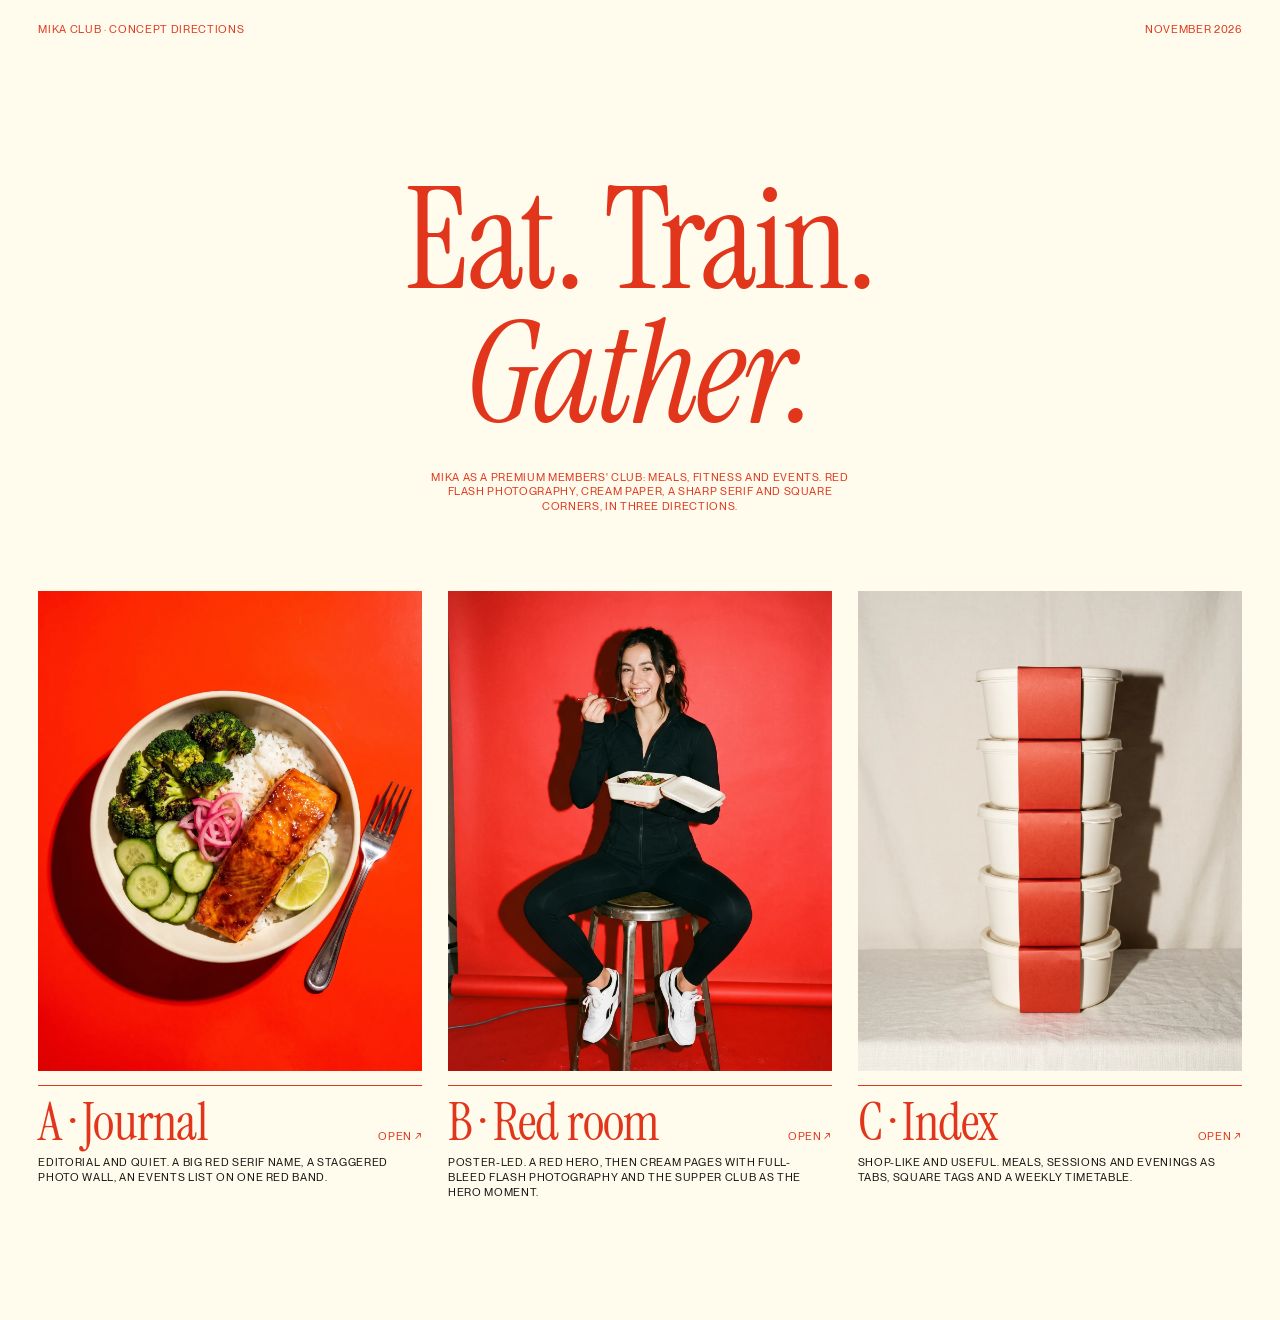
<file: index.html>
<!doctype html>
<html lang="en">
<head>
<meta charset="utf-8">
<meta name="viewport" content="width=device-width,initial-scale=1">
<title>Mika Club · Three directions</title>
<link rel="stylesheet" href="css/base.css">
<style>
body{color:var(--red)}
header{display:flex;justify-content:space-between;padding:22px var(--pad)}
.hero{text-align:center;padding:clamp(60px,9vw,120px) var(--pad) clamp(50px,6vw,80px)}
.hero h1{font-size:clamp(70px,11vw,170px)}
.hero h1 em{font-style:italic}
.hero p{max-width:440px;margin:28px auto 0}
.opts{display:grid;grid-template-columns:repeat(3,1fr);gap:clamp(14px,2vw,26px);padding:0 var(--pad) 120px}
.opt .im{aspect-ratio:4/5;overflow:hidden}
.opt img{transition:transform 1.2s cubic-bezier(.2,.7,.2,1)}
.opt:hover img{transform:scale(1.04)}
.opt .row{display:flex;justify-content:space-between;align-items:baseline;border-top:1px solid var(--red);margin-top:14px;padding-top:12px}
.opt h2{font-size:52px}
.opt p{color:var(--ink);margin-top:8px;max-width:360px}
@media(max-width:860px){.opts{grid-template-columns:1fr}}
</style>
</head>
<body>
<header class="cap"><span>Mika Club · Concept directions</span><span>November 2026</span></header>
<section class="hero">
  <h1 class="serif">Eat. Train.<br><em>Gather.</em></h1>
  <p class="cap">Mika as a premium members' club: meals, fitness and events. Red flash photography, cream paper, a sharp serif and square corners, in three directions.</p>
</section>
<section class="opts">
  <a class="opt" href="a.html"><div class="im"><img src="img/hero-salmon.webp" alt=""></div><div class="row"><h2 class="serif">A · Journal</h2><span class="cap">Open ↗</span></div><p class="cap">Editorial and quiet. A big red serif name, a staggered photo wall, an events list on one red band.</p></a>
  <a class="opt" href="b.html"><div class="im"><img src="img/athlete.webp" alt=""></div><div class="row"><h2 class="serif">B · Red room</h2><span class="cap">Open ↗</span></div><p class="cap">Poster-led. A red hero, then cream pages with full-bleed flash photography and the supper club as the hero moment.</p></a>
  <a class="opt" href="c.html"><div class="im"><img src="img/stack.webp" alt=""></div><div class="row"><h2 class="serif">C · Index</h2><span class="cap">Open ↗</span></div><p class="cap">Shop-like and useful. Meals, sessions and evenings as tabs, square tags and a weekly timetable.</p></a>
</section>
<script src="js/base.js"></script>
<script src="https://gonuova.com/concepts/widget.js" data-concept="mika" data-cta=".btn.fill, .btn" defer></script>
</body>
</html>
</file>
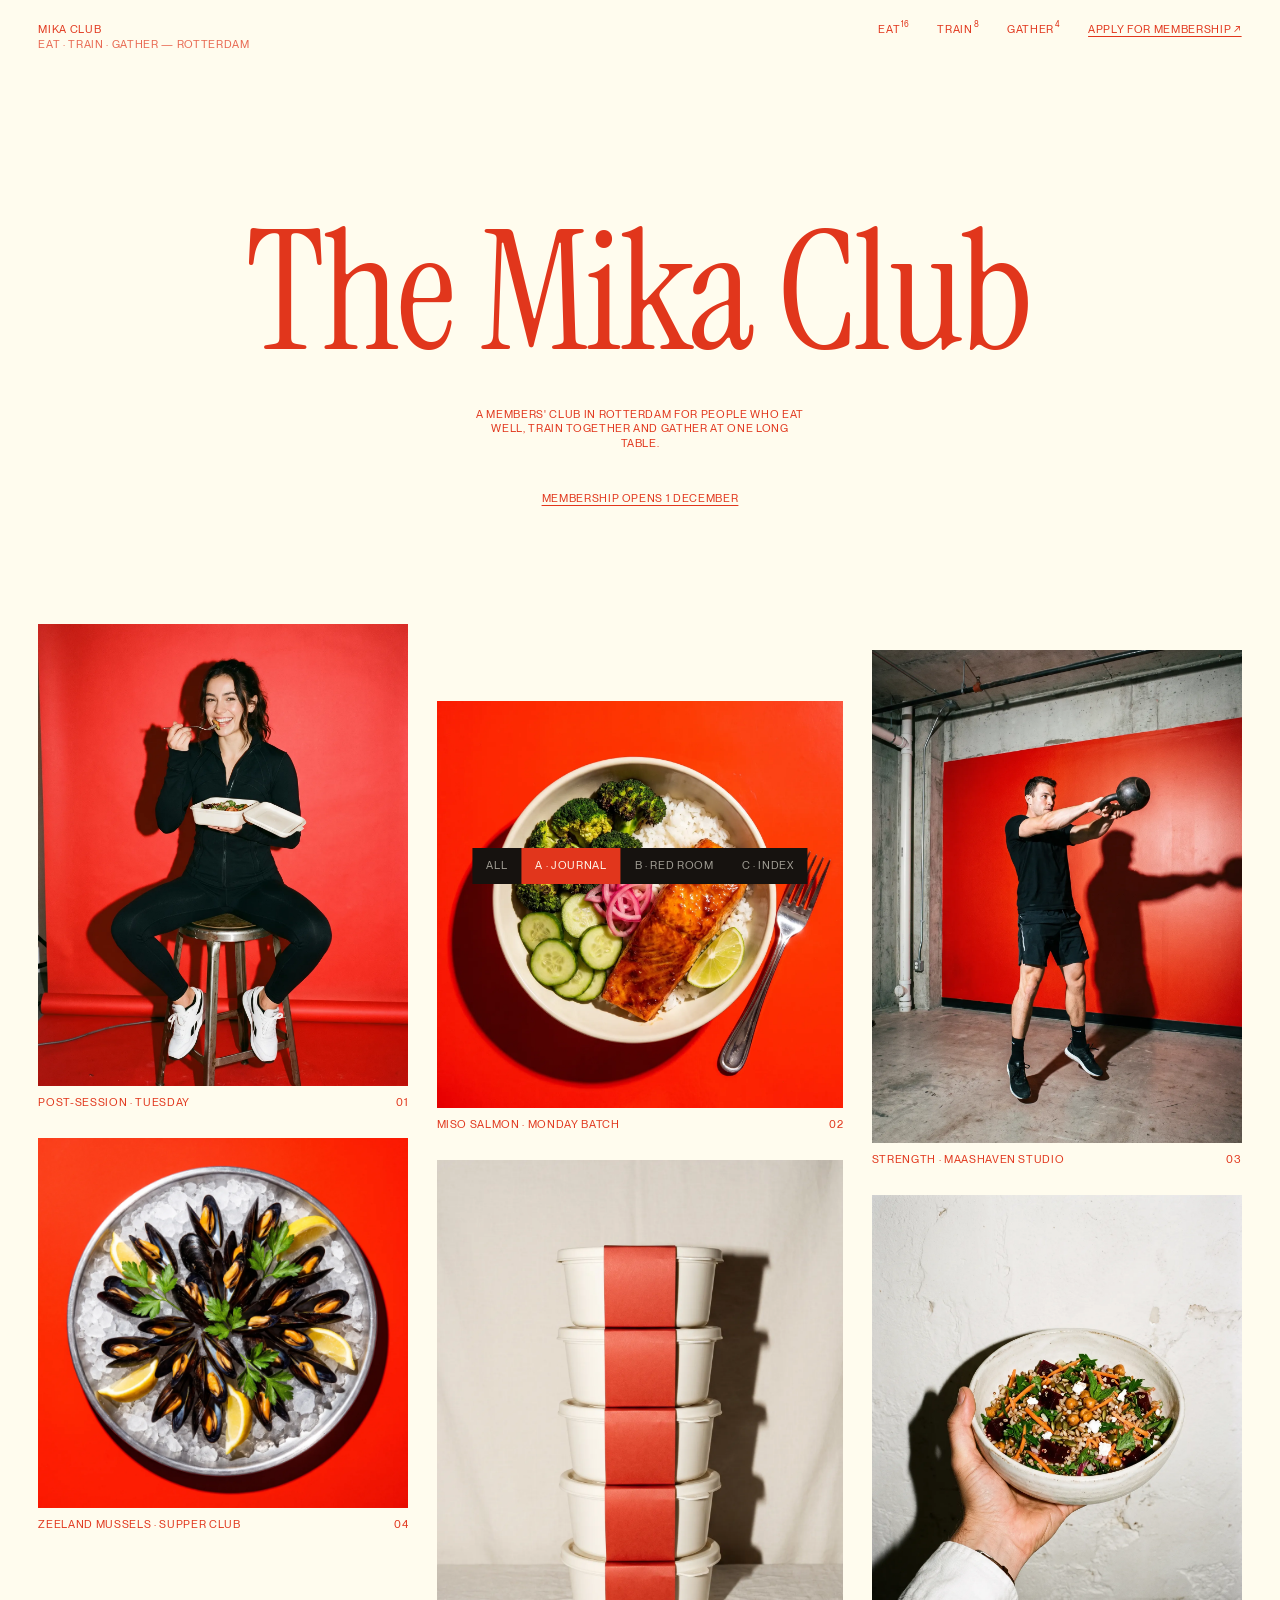
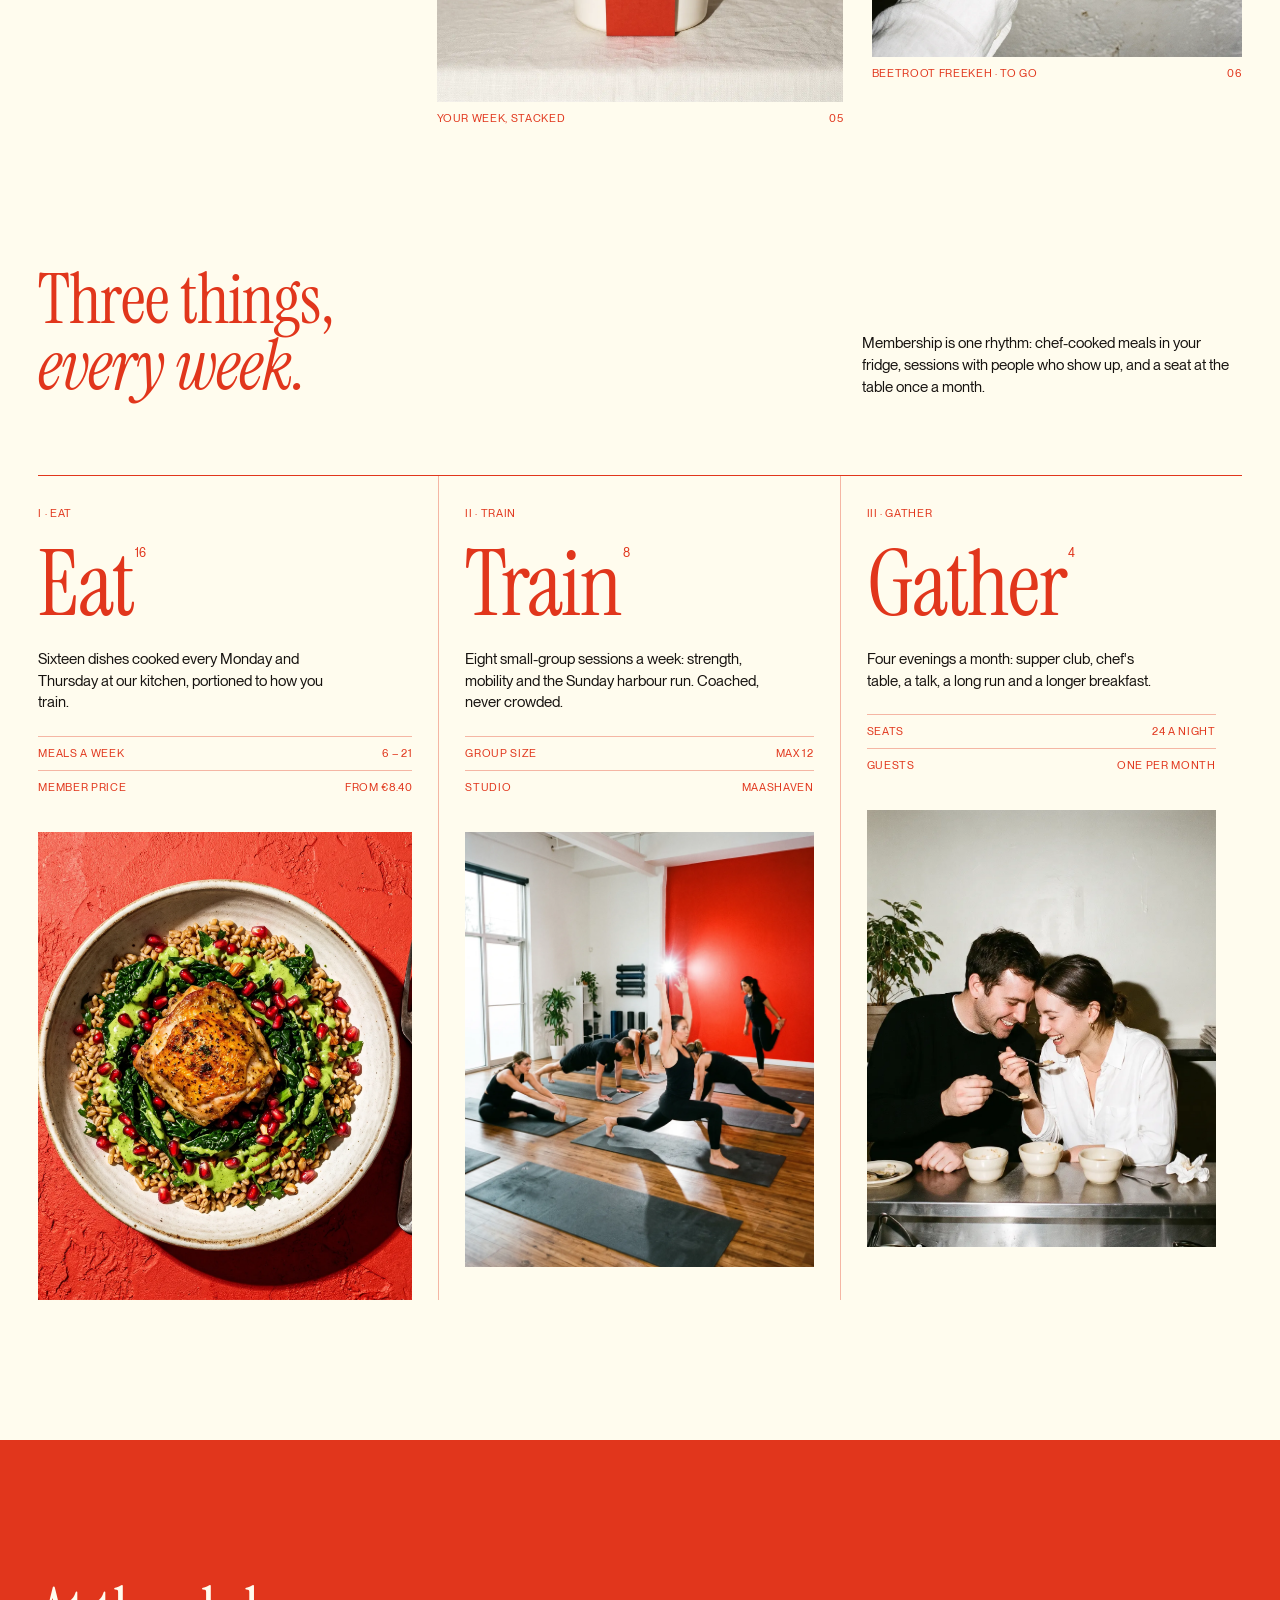
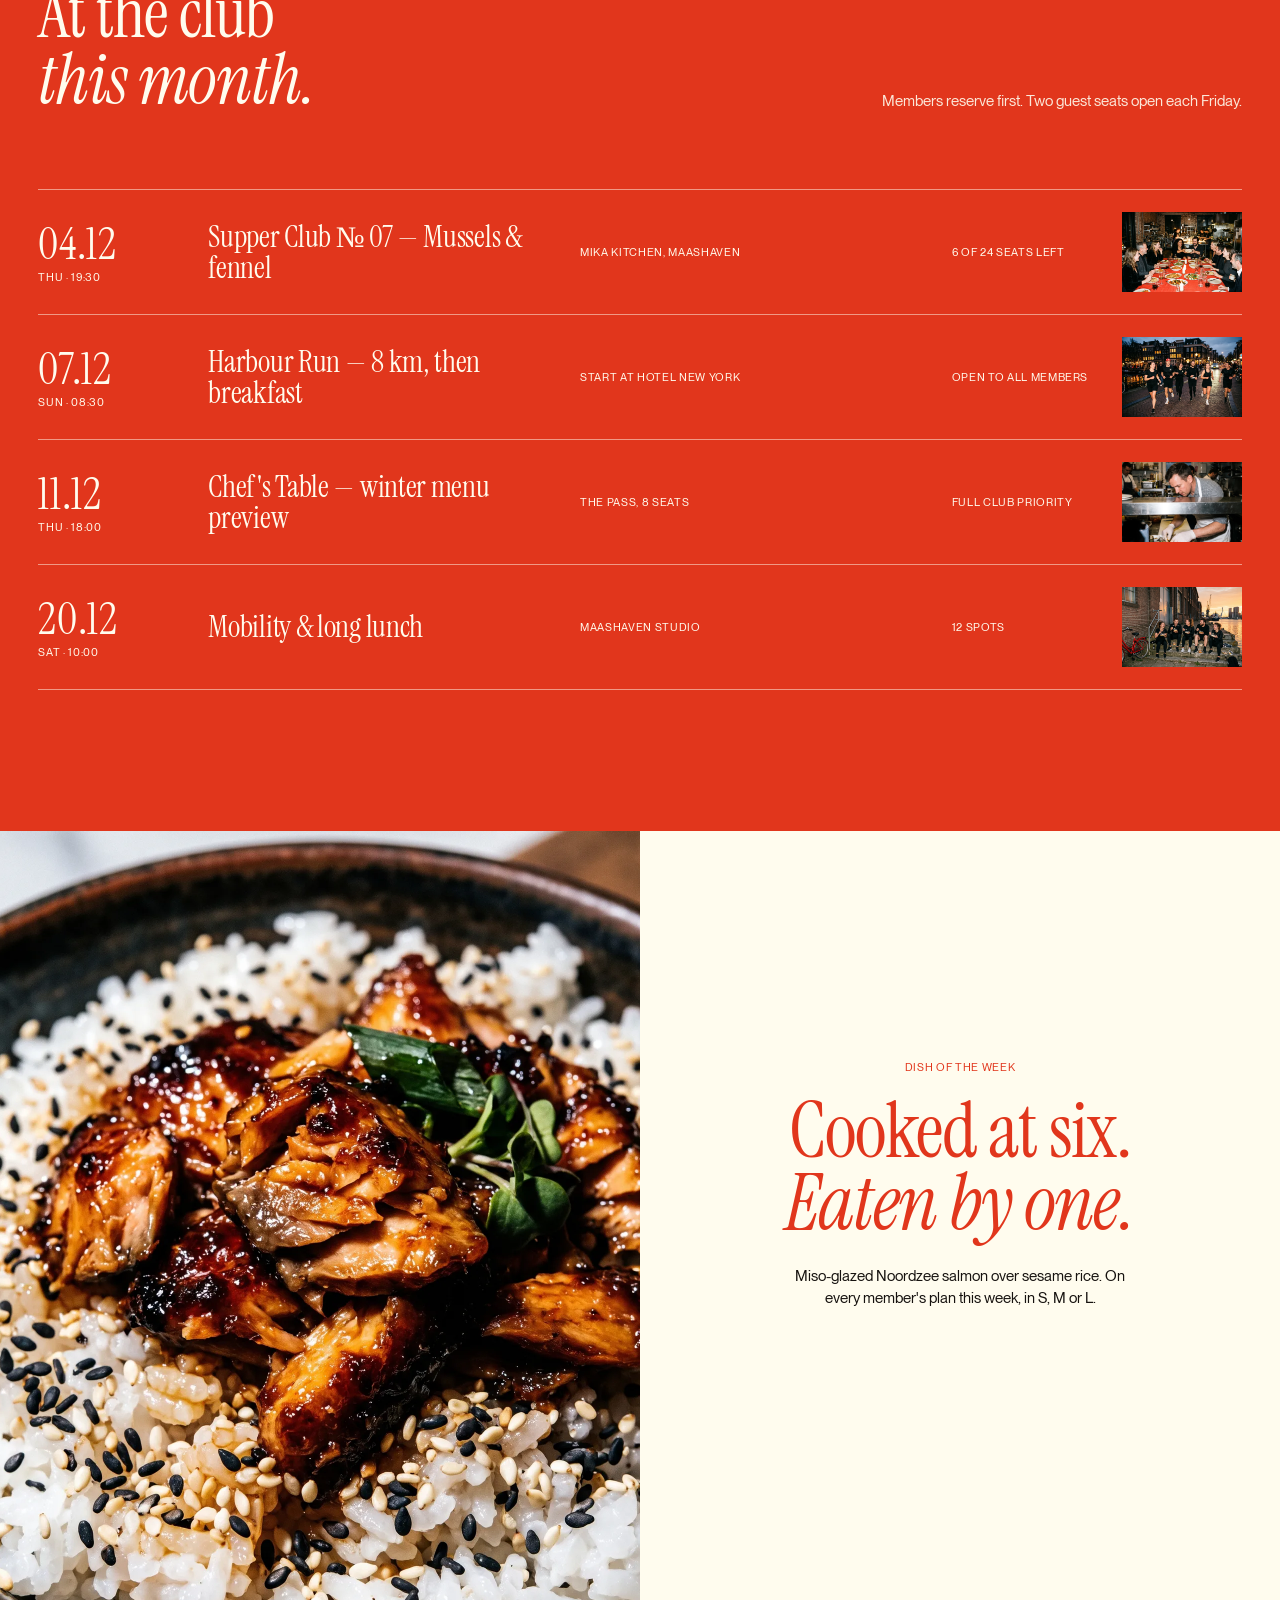
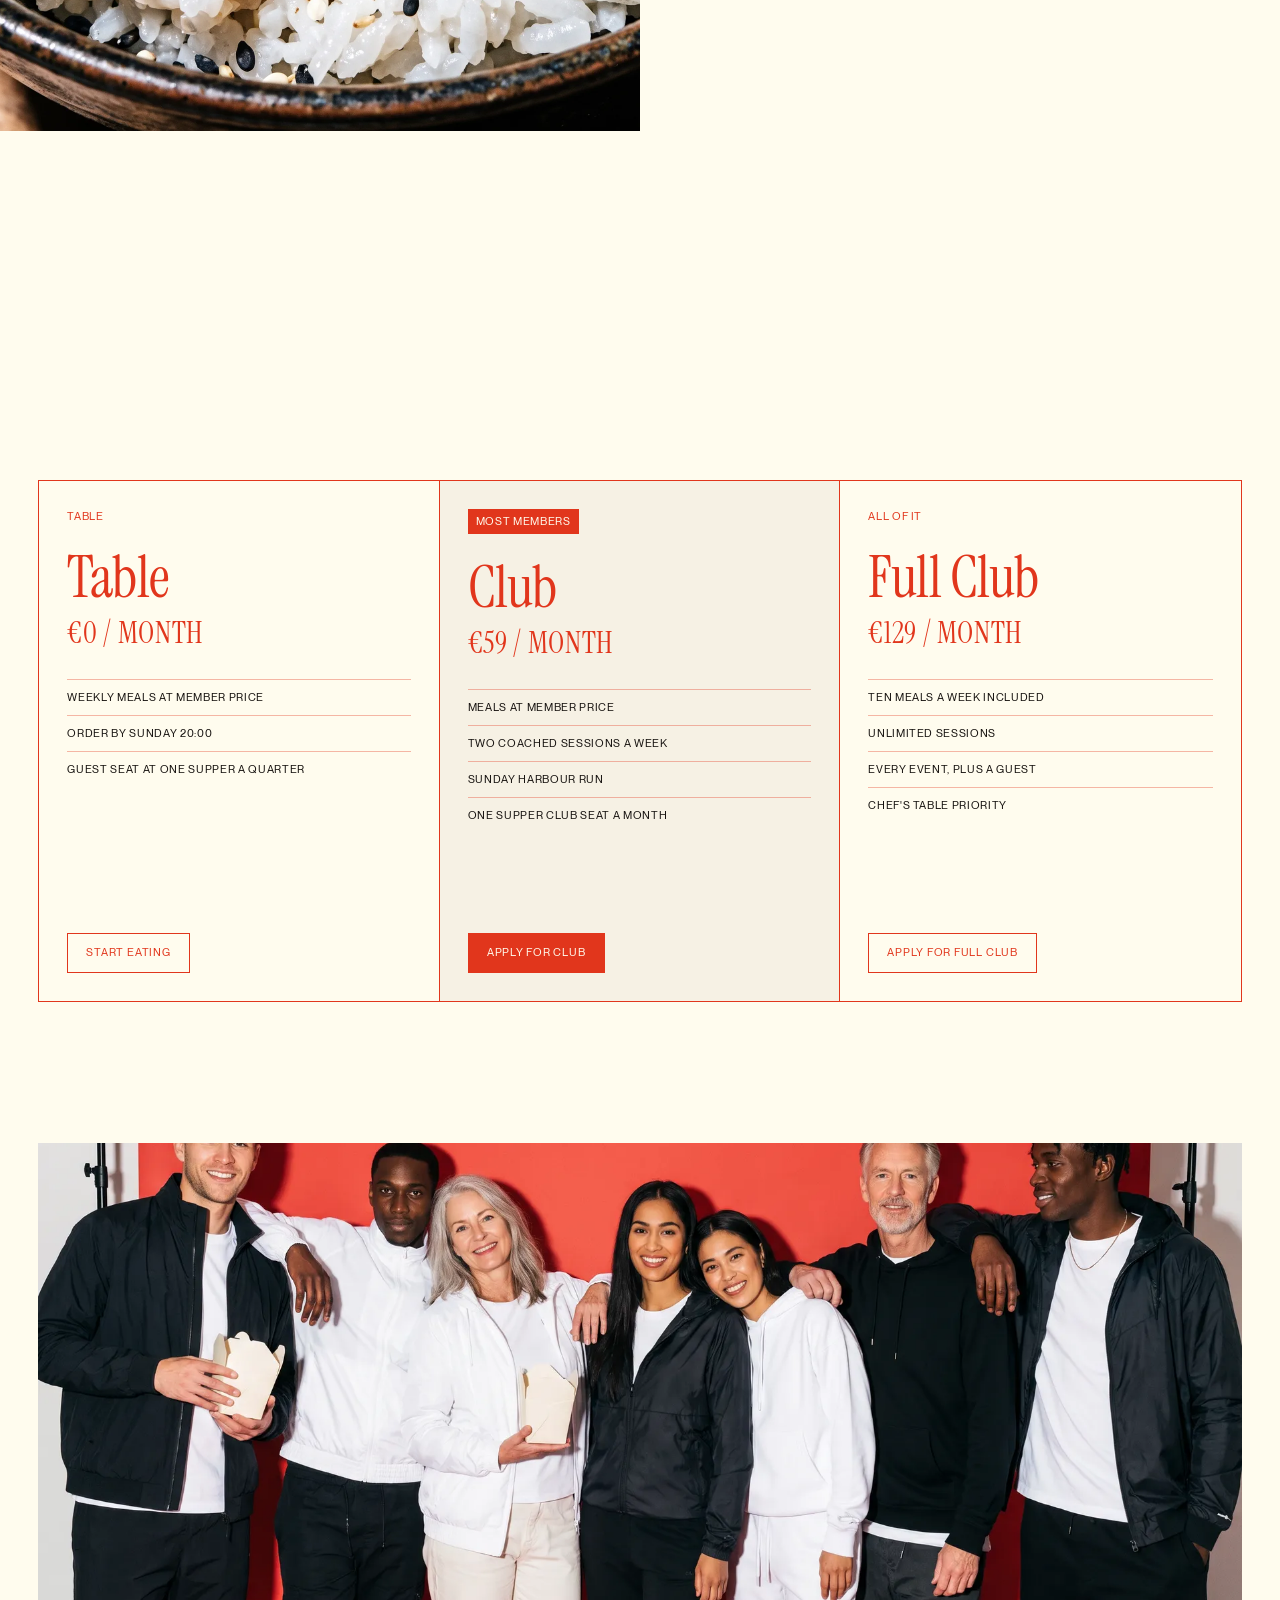
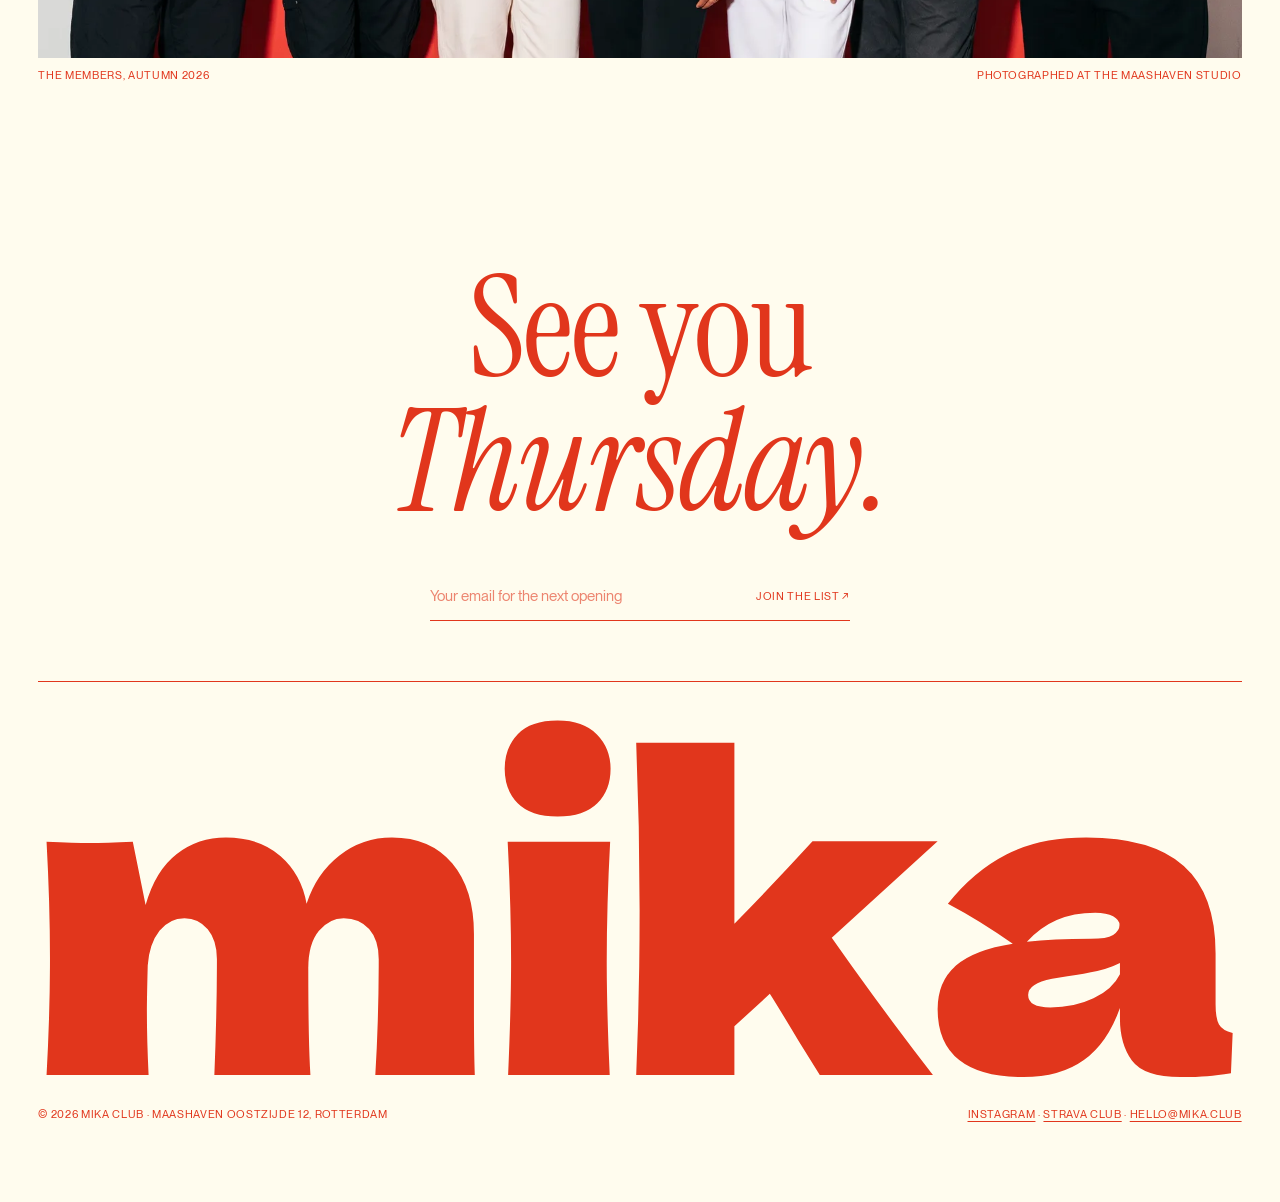
<file: a.html>
<!doctype html>
<html lang="en">
<head>
<meta charset="utf-8">
<meta name="viewport" content="width=device-width,initial-scale=1">
<title>Mika Club · Option A · Journal</title>
<link rel="stylesheet" href="css/base.css">
<style>
body{color:var(--red)}
.nav{display:flex;justify-content:space-between;align-items:flex-start;padding:22px var(--pad);position:relative;z-index:5}
.nav .id b{display:block;font-weight:400}
.nav .id span{opacity:.75}
.nav ul{display:flex;gap:28px;list-style:none}
.nav sup{font-size:8px;top:-.35em;position:relative}

.hero{text-align:center;padding:clamp(70px,11vw,150px) var(--pad) clamp(70px,9vw,120px)}
.hero h1{font-size:clamp(76px,13vw,196px)}
.hero h1 em{font-style:italic}
.hero p{max-width:330px;margin:34px auto 0}
.hero .ul{display:inline-block;margin-top:40px}

.grid{display:grid;grid-template-columns:1fr 1.1fr 1fr;gap:clamp(14px,2.2vw,30px);padding:0 var(--pad)}
.grid .col{display:flex;flex-direction:column;gap:clamp(14px,2.2vw,30px)}
.grid .col:nth-child(2){margin-top:clamp(40px,6vw,90px)}
.grid .col:nth-child(3){margin-top:clamp(10px,2vw,30px)}
.grid figure{overflow:hidden}
.grid figure .im{overflow:hidden}
.grid figure img{transition:transform 1.2s cubic-bezier(.2,.7,.2,1)}
.grid figure:hover img{transform:scale(1.035)}
.grid figcaption{display:flex;justify-content:space-between;padding-top:9px}
.r45{aspect-ratio:4/5}.r11{aspect-ratio:1}.r32{aspect-ratio:3/2}.r34{aspect-ratio:3/4}

.sec{padding:clamp(90px,11vw,160px) var(--pad)}
.lede{display:grid;grid-template-columns:1fr 1fr;gap:var(--pad);align-items:end;margin-bottom:clamp(50px,6vw,80px)}
.lede h2{font-size:clamp(46px,5.4vw,80px)}
.lede p{max-width:380px;justify-self:end;color:var(--ink)}

.three{display:grid;grid-template-columns:repeat(3,1fr);border-top:1px solid var(--red)}
.three article{padding:26px 26px 0 0;border-right:1px solid var(--rule)}
.three article+article{padding-left:26px}
.three article:last-child{border-right:0}
.three h3{font-size:clamp(64px,7vw,108px);margin:18px 0 22px}
.three h3 sup{font-size:12px}
.three p{color:var(--ink);max-width:300px}
.three ul{list-style:none;margin:22px 0 28px}
.three li{padding:9px 0;border-top:1px solid var(--rule);display:flex;justify-content:space-between}
.three .im{aspect-ratio:4/5;overflow:hidden}

.band{background:var(--red);color:var(--cream)}
.band .lede p{color:var(--cream);opacity:.9}
.ev{border-top:1px solid rgba(255,252,238,.5)}
.ev a{display:grid;grid-template-columns:150px 1fr 1fr 150px 120px;gap:20px;align-items:center;padding:22px 0;border-bottom:1px solid rgba(255,252,238,.5);transition:padding .3s}
.ev a:hover{padding-left:14px}
.ev .d{font-family:var(--serif);font-size:44px;line-height:1}
.ev .d small{font-family:var(--sans);font-size:11px;letter-spacing:.06em;display:block;margin-top:6px}
.ev .t{font-family:var(--serif);font-size:30px;line-height:1.05;text-transform:none;letter-spacing:-.01em}
.ev .th{aspect-ratio:3/2;width:120px;overflow:hidden;justify-self:end}
.ev .go{justify-self:end}

.split{display:grid;grid-template-columns:1fr 1fr;min-height:100vh}
.split .im{overflow:hidden}
.split .tx{display:flex;flex-direction:column;justify-content:center;align-items:center;text-align:center;padding:var(--pad)}
.split h2{font-size:clamp(52px,6vw,92px);margin:20px 0 26px}
.split p{max-width:360px;color:var(--ink)}
.slip{margin-top:40px;width:min(340px,100%);border:1px solid var(--red);text-align:left;background:var(--cream)}
.slip div{display:flex;justify-content:space-between;padding:11px 14px;border-top:1px solid var(--rule)}
.slip div:first-child{border-top:0;background:var(--red);color:var(--cream)}

.tiers{display:grid;grid-template-columns:repeat(3,1fr);border:1px solid var(--red)}
.tier{padding:28px;display:flex;flex-direction:column;min-height:520px;border-right:1px solid var(--red)}
.tier:last-child{border-right:0}
.tier.hi{background:var(--paper)}
.tier .flag{align-self:flex-start;background:var(--red);color:var(--cream);padding:5px 8px}
.tier h3{font-size:58px;margin:26px 0 8px}
.tier .pr{font-family:var(--serif);font-size:30px}
.tier ul{list-style:none;margin:26px 0;flex:1}
.tier li{padding:10px 0;border-top:1px solid var(--rule);color:var(--ink)}
.tier .btn{align-self:flex-start}
.tier.hi .btn{background:var(--red);color:var(--cream);border-color:var(--red)}

.wide{aspect-ratio:21/9;overflow:hidden;margin:0 var(--pad)}
.wcap{display:flex;justify-content:space-between;padding:10px var(--pad) 0}

.close{text-align:center;padding:clamp(110px,14vw,200px) var(--pad) 60px}
.close h2{font-size:clamp(70px,11vw,170px)}
.close form{display:flex;max-width:420px;margin:44px auto 0;border-bottom:1px solid var(--red)}
.close input{flex:1;background:none;border:0;font:inherit;font-size:15px;color:var(--red);padding:12px 0;outline:0}
.close input::placeholder{color:var(--red);opacity:.6}
footer{padding:0 var(--pad) 80px}
footer .big{color:var(--red);font-size:clamp(90px,22vw,330px);padding-top:30px;border-top:1px solid var(--red)}
footer .big .wm{width:100%;height:auto}
footer .row{display:flex;justify-content:space-between;margin-top:22px;flex-wrap:wrap;gap:12px}

@media (max-width:860px){
  .nav ul{display:none}
  .grid{grid-template-columns:1fr 1fr}.grid .col:nth-child(3){display:none}
  .lede,.split{grid-template-columns:1fr}
  .lede p{justify-self:start}
  .three,.tiers{grid-template-columns:1fr}
  .three article{padding:26px 0;border-right:0;border-bottom:1px solid var(--rule)}.three article+article{padding-left:0}
  .tier{border-right:0;border-bottom:1px solid var(--red);min-height:0}
  .ev a{grid-template-columns:90px 1fr;row-gap:6px}.ev .pl,.ev .th,.ev .go{display:none}
  .split .im{height:70vh}
  .wide{aspect-ratio:4/3}
}
</style>
</head>
<body>
<header class="nav cap">
  <div class="id"><b>Mika Club</b><span>Eat · Train · Gather — Rotterdam</span></div>
  <ul>
    <li><a href="#eat">Eat<sup>16</sup></a></li>
    <li><a href="#train">Train<sup>8</sup></a></li>
    <li><a href="#gather">Gather<sup>4</sup></a></li>
    <li><a class="ul" href="#join">Apply for membership ↗</a></li>
  </ul>
</header>

<section class="hero">
  <h1 class="serif reveal">The Mika Club</h1>
  <p class="cap reveal">A members' club in Rotterdam for people who eat well, train together and gather at one long table.</p>
  <a class="cap ul reveal" href="#join">Membership opens 1 December</a>
</section>

<section class="grid">
  <div class="col">
    <figure class="reveal"><div class="im r45"><img src="img/athlete.webp" alt="A member eating from a Mika container on a red stool after training"></div><figcaption class="cap"><span>Post-session · Tuesday</span><span>01</span></figcaption></figure>
    <figure class="reveal"><div class="im r11"><img src="img/mussels.webp" alt="Mussels on ice on a red table"></div><figcaption class="cap"><span>Zeeland mussels · Supper club</span><span>04</span></figcaption></figure>
  </div>
  <div class="col">
    <figure class="reveal"><div class="im r11"><img src="img/hero-salmon.webp" alt="Miso salmon bowl on red"></div><figcaption class="cap"><span>Miso salmon · Monday batch</span><span>02</span></figcaption></figure>
    <figure class="reveal"><div class="im r34"><img src="img/stack.webp" alt="Five Mika containers with red sleeves"></div><figcaption class="cap"><span>Your week, stacked</span><span>05</span></figcaption></figure>
  </div>
  <div class="col">
    <figure class="reveal"><div class="im r34"><img src="img/kettlebell.webp" alt="A member training with a kettlebell against a red wall"></div><figcaption class="cap"><span>Strength · Maashaven studio</span><span>03</span></figcaption></figure>
    <figure class="reveal"><div class="im r45"><img src="img/hand.webp" alt="A hand holding a bowl of grain salad"></div><figcaption class="cap"><span>Beetroot freekeh · to go</span><span>06</span></figcaption></figure>
  </div>
</section>

<section class="sec" id="eat">
  <div class="lede">
    <h2 class="serif reveal">Three things,<br><em>every week.</em></h2>
    <p class="reveal">Membership is one rhythm: chef-cooked meals in your fridge, sessions with people who show up, and a seat at the table once a month.</p>
  </div>
  <div class="three">
    <article class="reveal">
      <span class="cap">I · Eat</span>
      <h3 class="serif">Eat<sup>16</sup></h3>
      <p>Sixteen dishes cooked every Monday and Thursday at our kitchen, portioned to how you train.</p>
      <ul class="cap"><li><span>Meals a week</span><span>6 – 21</span></li><li><span>Member price</span><span>from €8.40</span></li></ul>
      <div class="im"><img src="img/chicken.webp" alt="Chicken and freekeh bowl"></div>
    </article>
    <article class="reveal" id="train">
      <span class="cap">II · Train</span>
      <h3 class="serif">Train<sup>8</sup></h3>
      <p>Eight small-group sessions a week: strength, mobility and the Sunday harbour run. Coached, never crowded.</p>
      <ul class="cap"><li><span>Group size</span><span>max 12</span></li><li><span>Studio</span><span>Maashaven</span></li></ul>
      <div class="im"><img src="img/mobility.webp" alt="Morning mobility class"></div>
    </article>
    <article class="reveal" id="gather">
      <span class="cap">III · Gather</span>
      <h3 class="serif">Gather<sup>4</sup></h3>
      <p>Four evenings a month: supper club, chef's table, a talk, a long run and a longer breakfast.</p>
      <ul class="cap"><li><span>Seats</span><span>24 a night</span></li><li><span>Guests</span><span>one per month</span></li></ul>
      <div class="im"><img src="img/counter.webp" alt="Two members sharing food at a steel counter"></div>
    </article>
  </div>
</section>

<section class="sec band">
  <div class="lede">
    <h2 class="serif reveal">At the club<br><em>this month.</em></h2>
    <p class="reveal">Members reserve first. Two guest seats open each Friday.</p>
  </div>
  <div class="ev cap">
    <a href="#join" class="reveal"><span class="d">04.12<small>Thu · 19:30</small></span><span class="t">Supper Club № 07 — Mussels & fennel</span><span class="pl">Mika kitchen, Maashaven</span><span>6 of 24 seats left</span><span class="th"><img src="img/supper.webp" alt=""></span></a>
    <a href="#join" class="reveal"><span class="d">07.12<small>Sun · 08:30</small></span><span class="t">Harbour Run — 8 km, then breakfast</span><span class="pl">Start at Hotel New York</span><span>Open to all members</span><span class="th"><img src="img/runclub.webp" alt=""></span></a>
    <a href="#join" class="reveal"><span class="d">11.12<small>Thu · 18:00</small></span><span class="t">Chef's Table — winter menu preview</span><span class="pl">The pass, 8 seats</span><span>Full Club priority</span><span class="th"><img src="img/chef.webp" alt=""></span></a>
    <a href="#join" class="reveal"><span class="d">20.12<small>Sat · 10:00</small></span><span class="t">Mobility & long lunch</span><span class="pl">Maashaven studio</span><span>12 spots</span><span class="th"><img src="img/quay.webp" alt=""></span></a>
  </div>
</section>

<section class="split">
  <div class="im"><img src="img/macro.webp" alt="Close-up of miso salmon over sesame rice"></div>
  <div class="tx">
    <span class="cap">Dish of the week</span>
    <h2 class="serif reveal">Cooked at six.<br><em>Eaten by one.</em></h2>
    <p class="reveal">Miso-glazed Noordzee salmon over sesame rice. On every member's plan this week, in S, M or L.</p>
    <div class="slip cap reveal">
      <div><span>Miso salmon bowl</span><span>M</span></div>
      <div><span>Energy</span><span>612 kcal</span></div>
      <div><span>Protein</span><span>42 g</span></div>
      <div><span>Member price</span><span>€8.40</span></div>
    </div>
  </div>
</section>

<section class="sec" id="join">
  <div class="lede">
    <h2 class="serif reveal">Membership,<br><em>three ways.</em></h2>
    <p class="reveal">Monthly, no joining fee. Pause or change your membership any week before Sunday 20:00.</p>
  </div>
  <div class="tiers cap">
    <div class="tier reveal">
      <span>Table</span>
      <h3 class="serif">Table</h3>
      <span class="pr">€0 / month</span>
      <ul><li>Weekly meals at member price</li><li>Order by Sunday 20:00</li><li>Guest seat at one supper a quarter</li></ul>
      <a class="btn" href="#">Start eating</a>
    </div>
    <div class="tier hi reveal">
      <span class="flag">Most members</span>
      <h3 class="serif">Club</h3>
      <span class="pr">€59 / month</span>
      <ul><li>Meals at member price</li><li>Two coached sessions a week</li><li>Sunday harbour run</li><li>One supper club seat a month</li></ul>
      <a class="btn" href="#">Apply for Club</a>
    </div>
    <div class="tier reveal">
      <span>All of it</span>
      <h3 class="serif">Full Club</h3>
      <span class="pr">€129 / month</span>
      <ul><li>Ten meals a week included</li><li>Unlimited sessions</li><li>Every event, plus a guest</li><li>Chef's table priority</li></ul>
      <a class="btn" href="#">Apply for Full Club</a>
    </div>
  </div>
</section>

<div class="wide reveal"><img src="img/group.webp" alt="Mika Club members in front of a red backdrop"></div>
<div class="wcap cap"><span>The members, autumn 2026</span><span>Photographed at the Maashaven studio</span></div>

<section class="close">
  <h2 class="serif reveal">See you<br><em>Thursday.</em></h2>
  <form onsubmit="event.preventDefault();this.querySelector('button').textContent='On the list ✓'"><input type="email" placeholder="Your email for the next opening" aria-label="Email"><button class="cap" type="submit">Join the list ↗</button></form>
</section>

<footer class="cap">
  <div class="big"><svg class="wm" viewBox="0 0 2818 875"><use href="#wl"/></svg></div>
  <div class="row"><span>© 2026 Mika Club · Maashaven Oostzijde 12, Rotterdam</span><span><a class="ul" href="#">Instagram</a> · <a class="ul" href="#">Strava club</a> · <a class="ul" href="#">hello@mika.club</a></span></div>
</footer>

<nav class="optbar"><a href="index.html">All</a><a class="on" href="a.html">A · Journal</a><a href="b.html">B · Red room</a><a href="c.html">C · Index</a></nav>
<script src="js/base.js"></script>
<script src="https://gonuova.com/concepts/widget.js" data-concept="mika" data-cta=".btn.fill, .btn" defer></script>
</body>
</html>
</file>
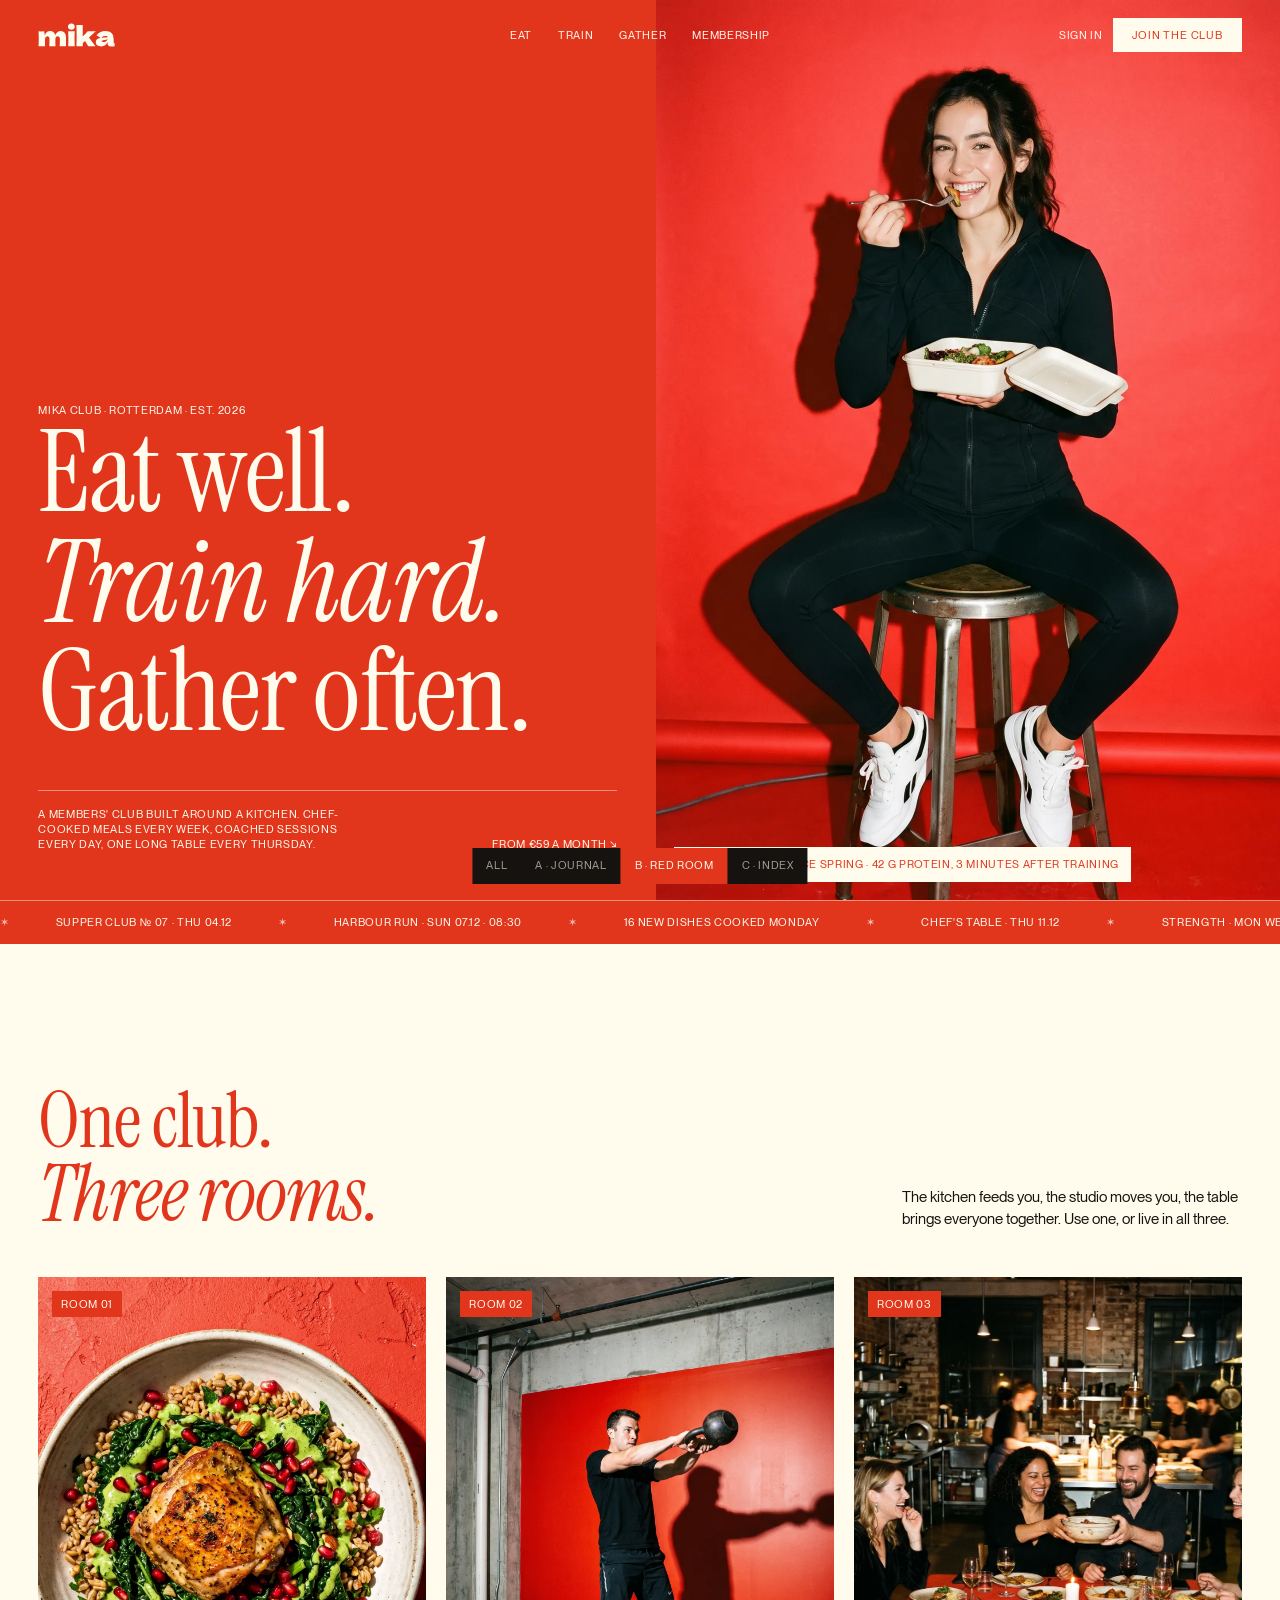
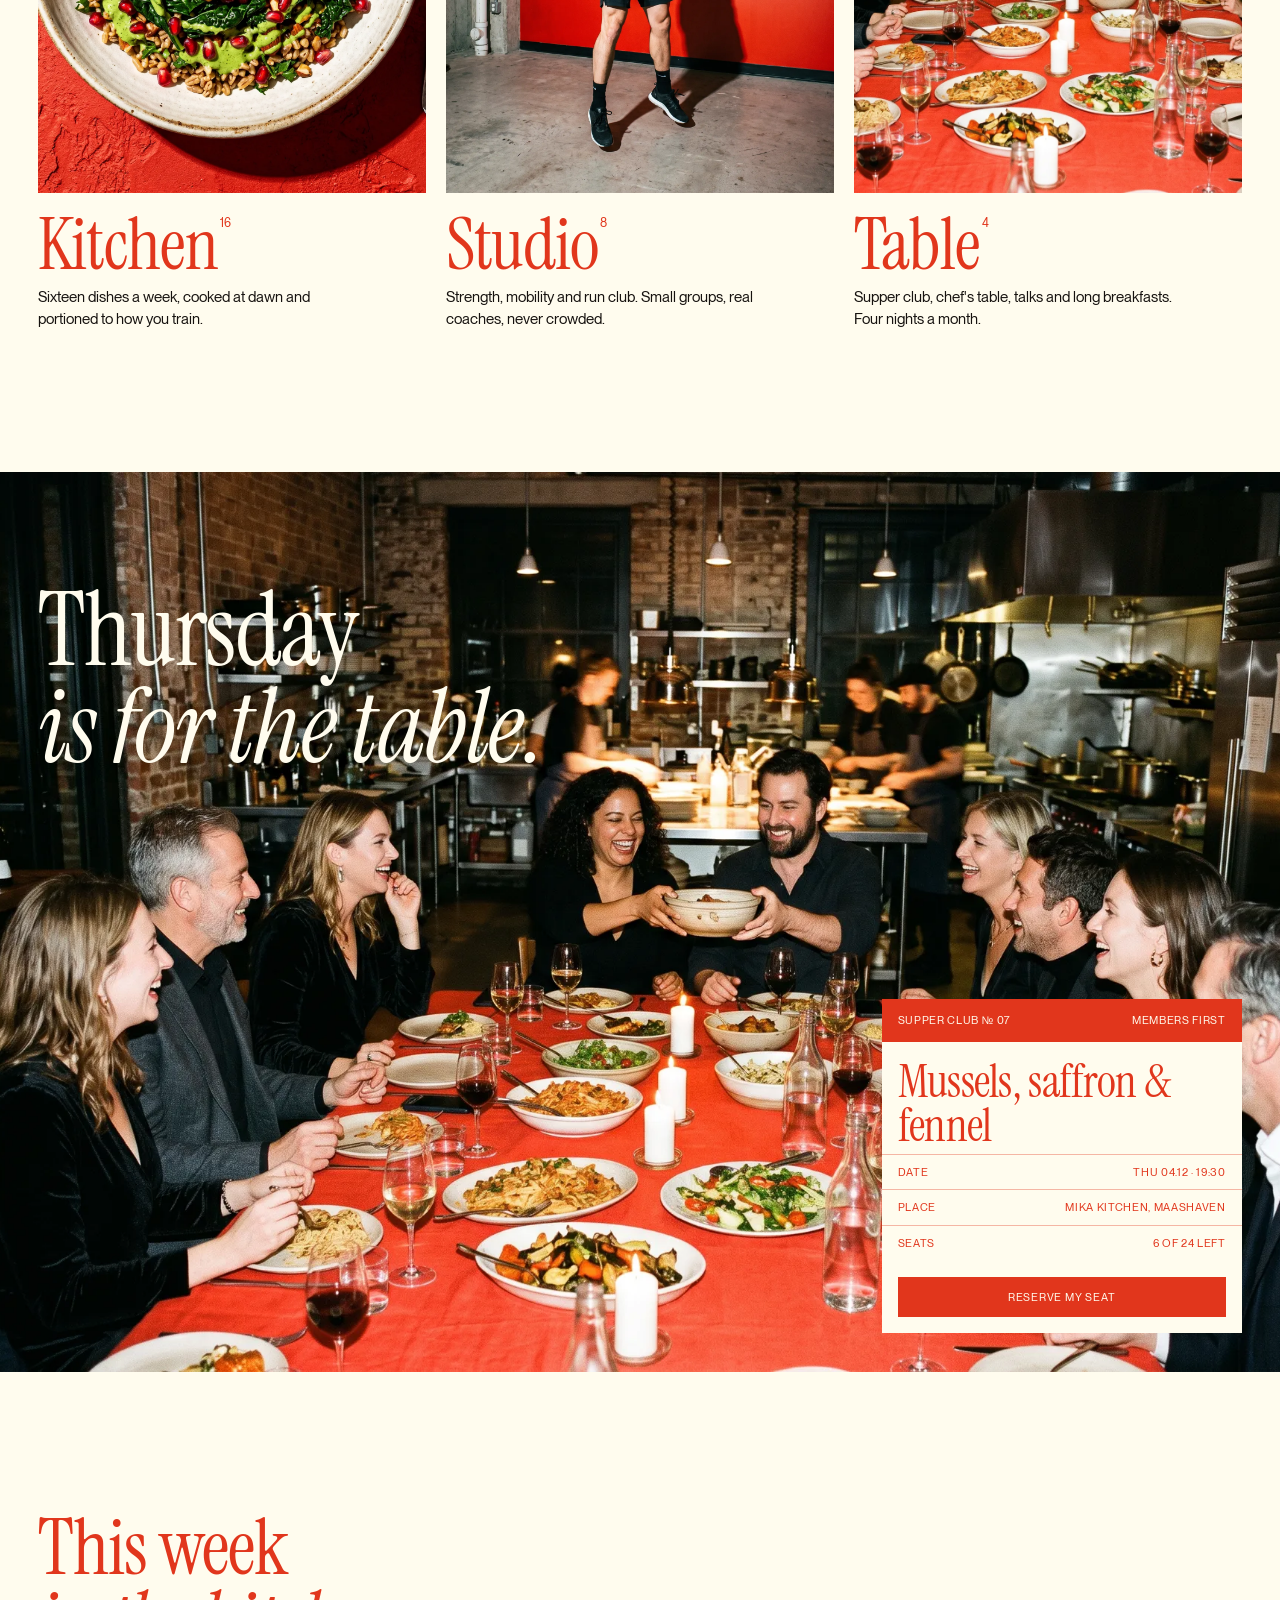
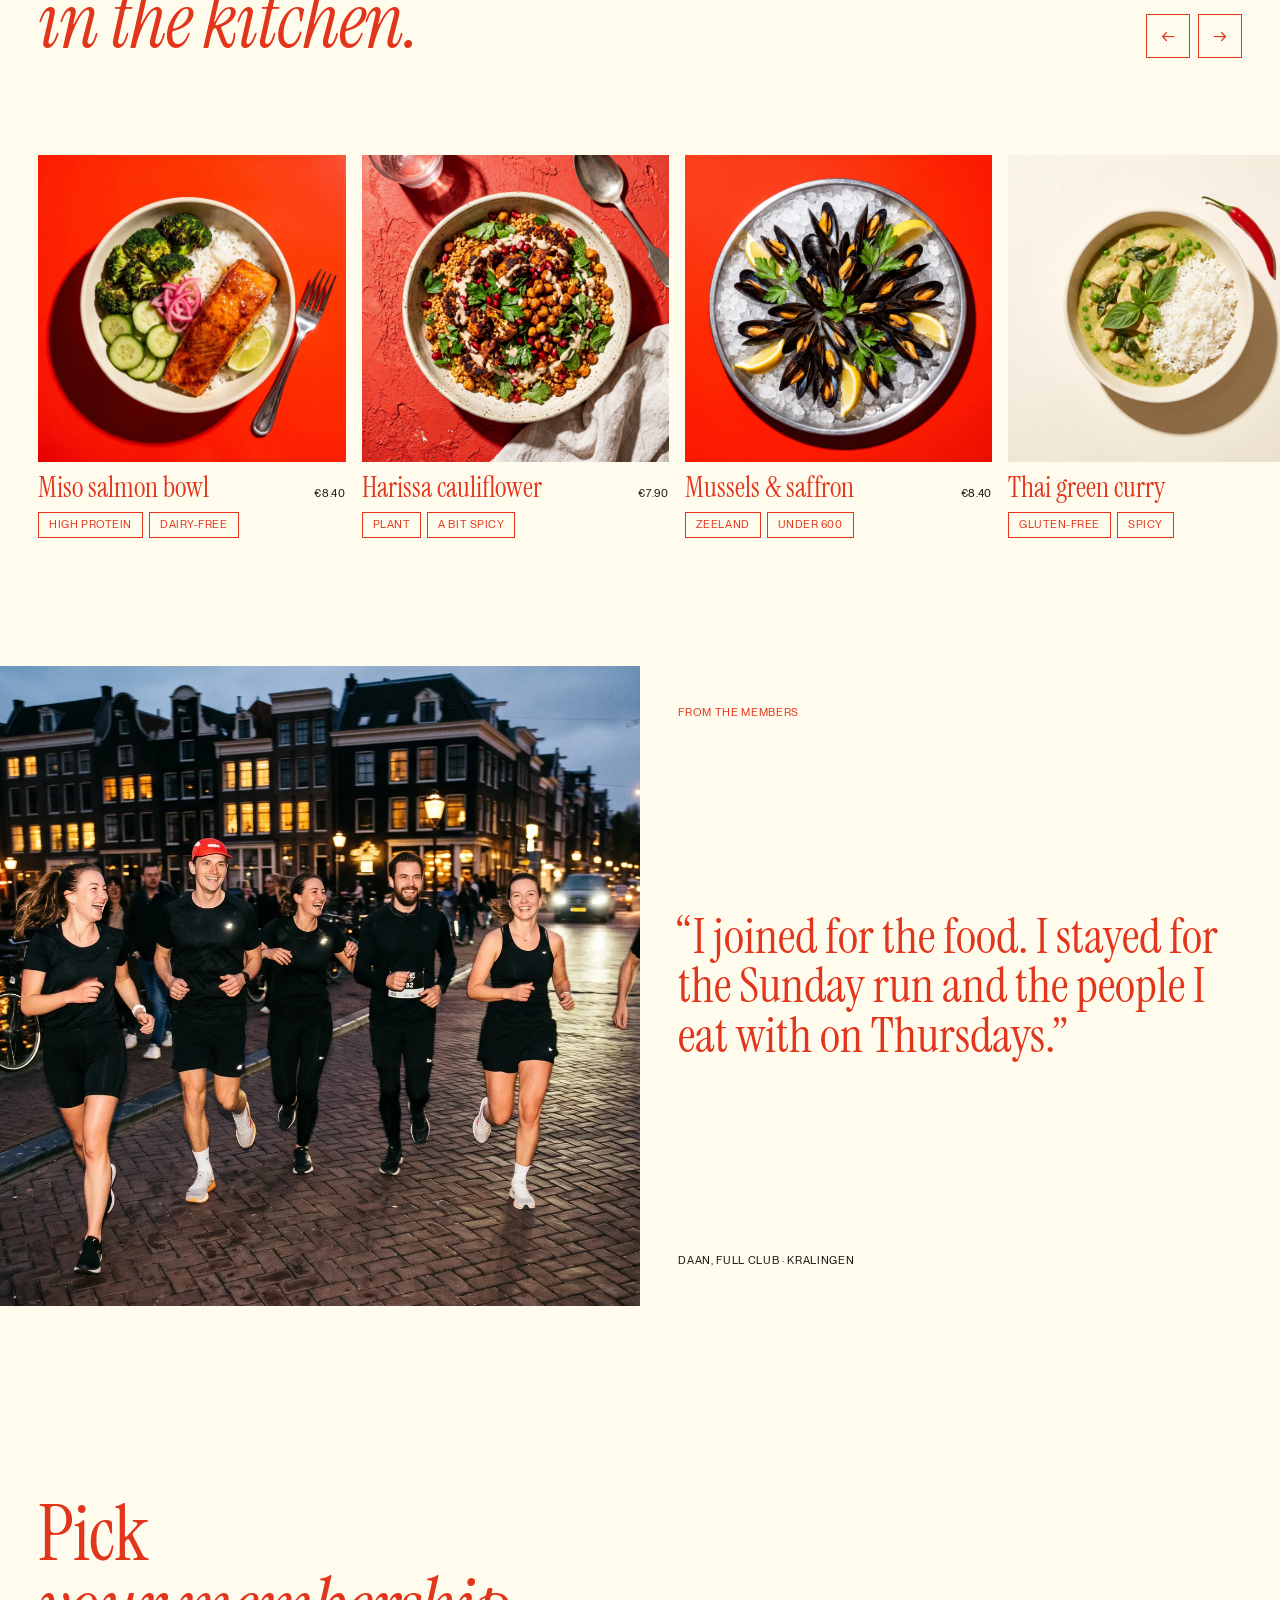
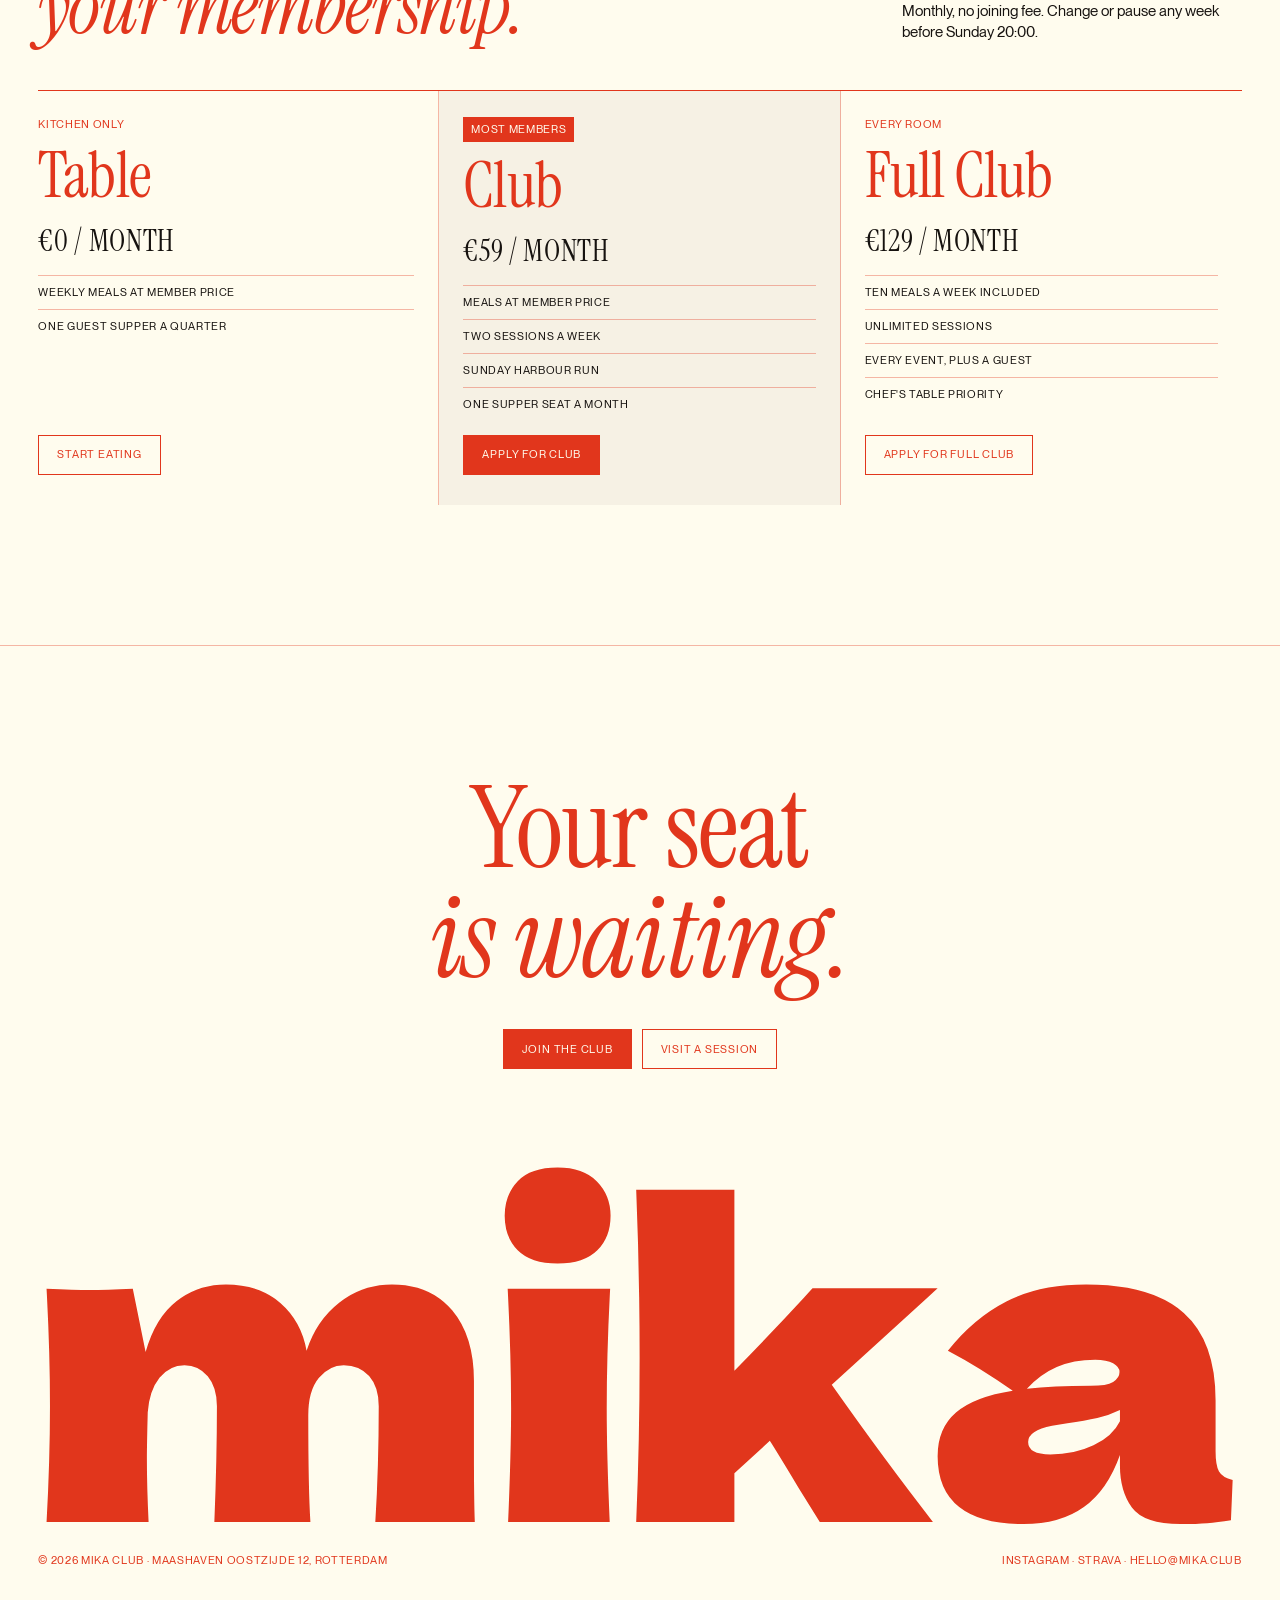
<file: b.html>
<!doctype html>
<html lang="en">
<head>
<meta charset="utf-8">
<meta name="viewport" content="width=device-width,initial-scale=1">
<title>Mika Club · Option B · Red room</title>
<link rel="stylesheet" href="css/base.css">
<style>
body{background:var(--cream);color:var(--red)}
.redz{background:var(--red);color:var(--cream)}
.nav{position:fixed;inset:0 0 auto 0;z-index:20;display:grid;grid-template-columns:1fr auto 1fr;align-items:center;padding:18px var(--pad);transition:background .3s}
.nav{color:var(--cream)}
.nav.solid{background:var(--cream);color:var(--red);border-bottom:1px solid var(--rule)}
.nav.solid .wm{color:var(--red)}
.nav.solid .btn.cr{background:var(--red);color:var(--cream);border-color:var(--red)}
.nav .wm{height:24px;color:var(--cream)}
.nav ul{display:flex;gap:26px;list-style:none}
.nav .r{justify-self:end;display:flex;gap:10px;align-items:center}
.nav .btn{height:34px}
.nav .btn.cr{background:var(--cream);color:var(--red);border-color:var(--cream)}

.hero{display:grid;grid-template-columns:1.05fr 1fr;min-height:100vh}
.hero .tx{display:flex;flex-direction:column;justify-content:flex-end;padding:120px var(--pad) 48px}
.hero h1{font-size:clamp(70px,9vw,148px)}
.hero h1 em{font-style:italic}
.hero .meta{display:flex;justify-content:space-between;align-items:flex-end;margin-top:44px;gap:20px;border-top:1px solid rgba(255,252,238,.45);padding-top:16px}
.hero .meta p{max-width:340px}
.hero .im{position:relative;overflow:hidden}
.hero .im .lbl{position:absolute;left:18px;bottom:18px;background:var(--cream);color:var(--red);padding:10px 12px}

.ticker{overflow:hidden;border-top:1px solid rgba(255,252,238,.45);white-space:nowrap}
.ticker div{display:inline-flex;gap:46px;padding:14px 0;animation:tk 38s linear infinite}
.ticker span::before{content:"✶";margin-right:46px;opacity:.7}
@keyframes tk{to{transform:translateX(-50%)}}

.cream{background:var(--cream);color:var(--red)}
.sec{padding:clamp(90px,11vw,150px) var(--pad)}
.hd{display:flex;justify-content:space-between;align-items:flex-end;gap:30px;margin-bottom:46px}
.hd h2{font-size:clamp(52px,6vw,96px)}
.hd p{max-width:340px;color:var(--ink)}

.posters{display:grid;grid-template-columns:repeat(3,1fr);gap:clamp(12px,1.6vw,22px)}
.poster{position:relative;display:block}
.poster .im{aspect-ratio:3/4;overflow:hidden}
.poster img{transition:transform 1.2s cubic-bezier(.2,.7,.2,1)}
.poster:hover img{transform:scale(1.04)}
.poster .n{position:absolute;top:14px;left:14px;background:var(--red);color:var(--cream);padding:6px 9px}
.poster h3{font-size:clamp(54px,5.6vw,88px);margin:18px 0 8px}
.poster h3 sup{font-size:12px}
.poster p{color:var(--ink);max-width:320px}

.full{position:relative;height:100vh;min-height:640px;overflow:hidden}
.full>img{position:absolute;inset:0}
.full .rc{position:absolute;right:var(--pad);bottom:var(--pad);width:min(360px,calc(100% - 36px));background:var(--cream);color:var(--red)}
.rc .top{background:var(--red);color:var(--cream);padding:14px 16px;display:flex;justify-content:space-between}
.rc h3{font-size:46px;text-transform:none;padding:18px 16px 6px}
.rc .row{display:flex;justify-content:space-between;padding:10px 16px;border-top:1px solid var(--rule)}
.rc .btn{margin:16px;width:calc(100% - 32px);justify-content:center}
.full .ttl{position:absolute;left:var(--pad);top:110px;font-size:clamp(60px,8vw,128px);color:var(--cream);text-shadow:0 2px 30px rgba(0,0,0,.18)}

.rail{display:flex;gap:16px;overflow-x:auto;scroll-snap-type:x mandatory;scroll-padding-inline:var(--pad);scrollbar-width:none}
.rail::-webkit-scrollbar{display:none}
.rail::before,.rail::after{content:"";flex:0 0 calc(var(--pad) - 16px)}
.dish{flex:0 0 clamp(250px,24vw,340px);scroll-snap-align:start}
.dish .im{aspect-ratio:1;overflow:hidden}
.dish .row .cap{color:var(--ink)}
.dish .row{display:flex;justify-content:space-between;align-items:baseline;margin-top:12px}
.dish h4{font-family:var(--serif);font-weight:400;font-size:28px;line-height:1}
.dish .tags{display:flex;gap:6px;margin-top:10px;flex-wrap:wrap}
.arrows{display:flex;gap:8px}
.arrows button{width:44px;height:44px;border:1px solid currentColor;font-size:18px}

.memb{display:grid;grid-template-columns:repeat(3,1fr);border-top:1px solid var(--red)}
.mt{padding:26px 24px 30px 0;display:flex;flex-direction:column;gap:14px;border-right:1px solid var(--rule)}
.mt+.mt{padding-left:24px}
.mt:last-child{border-right:0}
.mt h3{font-size:64px}
.mt .pr{font-family:var(--serif);font-size:30px;color:var(--ink)}
.mt ul{list-style:none;color:var(--ink)}
.mt li{padding:9px 0;border-top:1px solid var(--rule)}
.mt.hi{background:var(--paper);padding-left:24px;padding-right:24px}
.mt .flag{align-self:flex-start;background:var(--red);color:var(--cream);padding:5px 8px}
.mt .btn{align-self:flex-start;margin-top:auto}
.mt.hi .btn{background:var(--red);color:var(--cream);border-color:var(--red)}

.duo{display:grid;grid-template-columns:1fr 1fr}
.duo .im{aspect-ratio:1;overflow:hidden}
.duo .q{display:flex;flex-direction:column;justify-content:space-between;padding:var(--pad)}
.duo blockquote{font-family:var(--serif);font-size:clamp(36px,3.8vw,60px);line-height:1.02}

footer{padding:clamp(90px,10vw,140px) var(--pad) 90px}
footer h2{font-size:clamp(64px,9vw,150px);text-align:center}
footer .ctas{display:flex;justify-content:center;gap:10px;margin:36px 0 90px}
footer .ctas .cr{background:var(--red);color:var(--cream);border-color:var(--red)}
footer .wm{width:100%;height:auto;color:var(--red)}
footer{border-top:1px solid var(--rule)}
footer .row{display:flex;justify-content:space-between;margin-top:20px;flex-wrap:wrap;gap:10px}

@media (max-width:860px){
  .nav ul{display:none}.nav{grid-template-columns:1fr auto}
  .hero,.duo{grid-template-columns:1fr}.hero .im{height:75vh}
  .posters,.memb{grid-template-columns:1fr}
  .mt{padding:24px 0;border-right:0}.mt+.mt{padding-left:0}.mt.hi{padding:24px}
  .hd{flex-direction:column;align-items:flex-start}
}
</style>
</head>
<body>
<header class="nav cap" id="nav">
  <a href="#"><svg class="wm" viewBox="0 0 2818 875"><use href="#wl"/></svg></a>
  <ul><li><a href="#eat">Eat</a></li><li><a href="#train">Train</a></li><li><a href="#gather">Gather</a></li><li><a href="#join">Membership</a></li></ul>
  <div class="r"><a href="#">Sign in</a><a class="btn cr" href="#join">Join the club</a></div>
</header>

<section class="hero redz">
  <div class="tx">
    <span class="cap reveal">Mika Club · Rotterdam · Est. 2026</span>
    <h1 class="serif reveal">Eat well.<br><em>Train hard.</em><br>Gather often.</h1>
    <div class="meta cap reveal"><p>A members' club built around a kitchen. Chef-cooked meals every week, coached sessions every day, one long table every Thursday.</p><a class="ul" href="#join">From €59 a month ↘</a></div>
  </div>
  <div class="im"><img src="img/athlete.webp" alt="A member eating from a Mika container on a stool in front of a red wall"><span class="lbl cap">Lotte, member since spring · 42 g protein, 3 minutes after training</span></div>
</section>

<div class="ticker cap redz" aria-hidden="true"><div>
<span>Supper Club № 07 · Thu 04.12</span><span>Harbour Run · Sun 07.12 · 08:30</span><span>16 new dishes cooked Monday</span><span>Chef's Table · Thu 11.12</span><span>Strength · Mon Wed Fri 07:00</span><span>Mobility & long lunch · Sat 20.12</span>
<span>Supper Club № 07 · Thu 04.12</span><span>Harbour Run · Sun 07.12 · 08:30</span><span>16 new dishes cooked Monday</span><span>Chef's Table · Thu 11.12</span><span>Strength · Mon Wed Fri 07:00</span><span>Mobility & long lunch · Sat 20.12</span>
</div></div>

<section class="sec cream" id="eat">
  <div class="hd"><h2 class="serif reveal">One club.<br><em>Three rooms.</em></h2><p class="reveal">The kitchen feeds you, the studio moves you, the table brings everyone together. Use one, or live in all three.</p></div>
  <div class="posters">
    <a class="poster reveal" href="#menu"><div class="im"><img src="img/chicken.webp" alt="Chicken freekeh bowl on red"></div><span class="n cap">Room 01</span><h3 class="serif">Kitchen<sup>16</sup></h3><p>Sixteen dishes a week, cooked at dawn and portioned to how you train.</p></a>
    <a class="poster reveal" href="#train" id="train"><div class="im"><img src="img/kettlebell.webp" alt="Kettlebell training against a red wall"></div><span class="n cap">Room 02</span><h3 class="serif">Studio<sup>8</sup></h3><p>Strength, mobility and run club. Small groups, real coaches, never crowded.</p></a>
    <a class="poster reveal" href="#gather" id="gather2"><div class="im"><img src="img/supper.webp" alt="Supper club with a red table"></div><span class="n cap">Room 03</span><h3 class="serif">Table<sup>4</sup></h3><p>Supper club, chef's table, talks and long breakfasts. Four nights a month.</p></a>
  </div>
</section>

<section class="full" id="gather">
  <img src="img/supper.webp" alt="Members at a long red table at the supper club">
  <h2 class="ttl serif reveal">Thursday<br><em>is for the table.</em></h2>
  <div class="rc cap reveal">
    <div class="top"><span>Supper Club № 07</span><span>Members first</span></div>
    <h3 class="serif">Mussels, saffron & fennel</h3>
    <div class="row"><span>Date</span><span>Thu 04.12 · 19:30</span></div>
    <div class="row"><span>Place</span><span>Mika kitchen, Maashaven</span></div>
    <div class="row"><span>Seats</span><span>6 of 24 left</span></div>
    <a class="btn fill" href="#join">Reserve my seat</a>
  </div>
</section>

<section class="sec" id="menu">
  <div class="hd"><h2 class="serif reveal">This week<br><em>in the kitchen.</em></h2><div class="arrows"><button data-scroll="#rail" data-dir="l" aria-label="Previous">←</button><button data-scroll="#rail" aria-label="Next">→</button></div></div>
</section>
<div class="rail" id="rail" style="margin-top:-90px;padding-bottom:clamp(90px,10vw,140px)">
  <article class="dish"><div class="im"><img src="img/hero-salmon.webp" alt=""></div><div class="row"><h4>Miso salmon bowl</h4><span class="cap">€8.40</span></div><div class="tags"><span class="tag">High protein</span><span class="tag">Dairy-free</span></div></article>
  <article class="dish"><div class="im"><img src="img/harissa.webp" alt=""></div><div class="row"><h4>Harissa cauliflower</h4><span class="cap">€7.90</span></div><div class="tags"><span class="tag">Plant</span><span class="tag">A bit spicy</span></div></article>
  <article class="dish"><div class="im"><img src="img/mussels.webp" alt=""></div><div class="row"><h4>Mussels & saffron</h4><span class="cap">€8.40</span></div><div class="tags"><span class="tag">Zeeland</span><span class="tag">Under 600</span></div></article>
  <article class="dish"><div class="im"><img src="img/curry.webp" alt=""></div><div class="row"><h4>Thai green curry</h4><span class="cap">€8.40</span></div><div class="tags"><span class="tag">Gluten-free</span><span class="tag">Spicy</span></div></article>
  <article class="dish"><div class="im"><img src="img/chicken.webp" alt=""></div><div class="row"><h4>Chicken & freekeh</h4><span class="cap">€8.40</span></div><div class="tags"><span class="tag">48 g protein</span></div></article>
  <article class="dish"><div class="im"><img src="img/macro.webp" alt=""></div><div class="row"><h4>Sticky salmon rice</h4><span class="cap">€8.90</span></div><div class="tags"><span class="tag">New</span><span class="tag">Chef drop</span></div></article>
</div>

<section class="duo cream">
  <div class="im"><img src="img/runclub.webp" alt="Run club on a Rotterdam street at dusk"></div>
  <div class="q">
    <span class="cap">From the members</span>
    <blockquote class="reveal">“I joined for the food. I stayed for the Sunday run and the people I eat with on Thursdays.”</blockquote>
    <span class="cap" style="color:var(--ink)">Daan, Full Club · Kralingen</span>
  </div>
</section>

<section class="sec cream" id="join" style="padding-top:clamp(130px,15vw,220px)">
  <div class="hd"><h2 class="serif reveal">Pick<br><em>your membership.</em></h2><p class="reveal">Monthly, no joining fee. Change or pause any week before Sunday 20:00.</p></div>
  <div class="memb cap">
    <div class="mt reveal"><span>Kitchen only</span><h3 class="serif">Table</h3><span class="pr">€0 / month</span><ul><li>Weekly meals at member price</li><li>One guest supper a quarter</li></ul><a class="btn" href="#">Start eating</a></div>
    <div class="mt hi reveal"><span class="flag">Most members</span><h3 class="serif">Club</h3><span class="pr">€59 / month</span><ul><li>Meals at member price</li><li>Two sessions a week</li><li>Sunday harbour run</li><li>One supper seat a month</li></ul><a class="btn" href="#">Apply for Club</a></div>
    <div class="mt reveal"><span>Every room</span><h3 class="serif">Full Club</h3><span class="pr">€129 / month</span><ul><li>Ten meals a week included</li><li>Unlimited sessions</li><li>Every event, plus a guest</li><li>Chef's table priority</li></ul><a class="btn" href="#">Apply for Full Club</a></div>
  </div>
</section>

<footer class="cap">
  <h2 class="serif reveal">Your seat<br><em>is waiting.</em></h2>
  <div class="ctas"><a class="btn cr" href="#join">Join the club</a><a class="btn" href="#">Visit a session</a></div>
  <svg class="wm" viewBox="0 0 2818 875"><use href="#wl"/></svg>
  <div class="row"><span>© 2026 Mika Club · Maashaven Oostzijde 12, Rotterdam</span><span>Instagram · Strava · hello@mika.club</span></div>
</footer>

<nav class="optbar"><a href="index.html">All</a><a href="a.html">A · Journal</a><a class="on" href="b.html">B · Red room</a><a href="c.html">C · Index</a></nav>
<script src="js/base.js"></script>
<script>addEventListener('scroll',function(){document.getElementById('nav').classList.toggle('solid',scrollY>40)},{passive:true})</script>
<script src="https://gonuova.com/concepts/widget.js" data-concept="mika" data-cta=".btn.fill, .btn" defer></script>
</body>
</html>
</file>
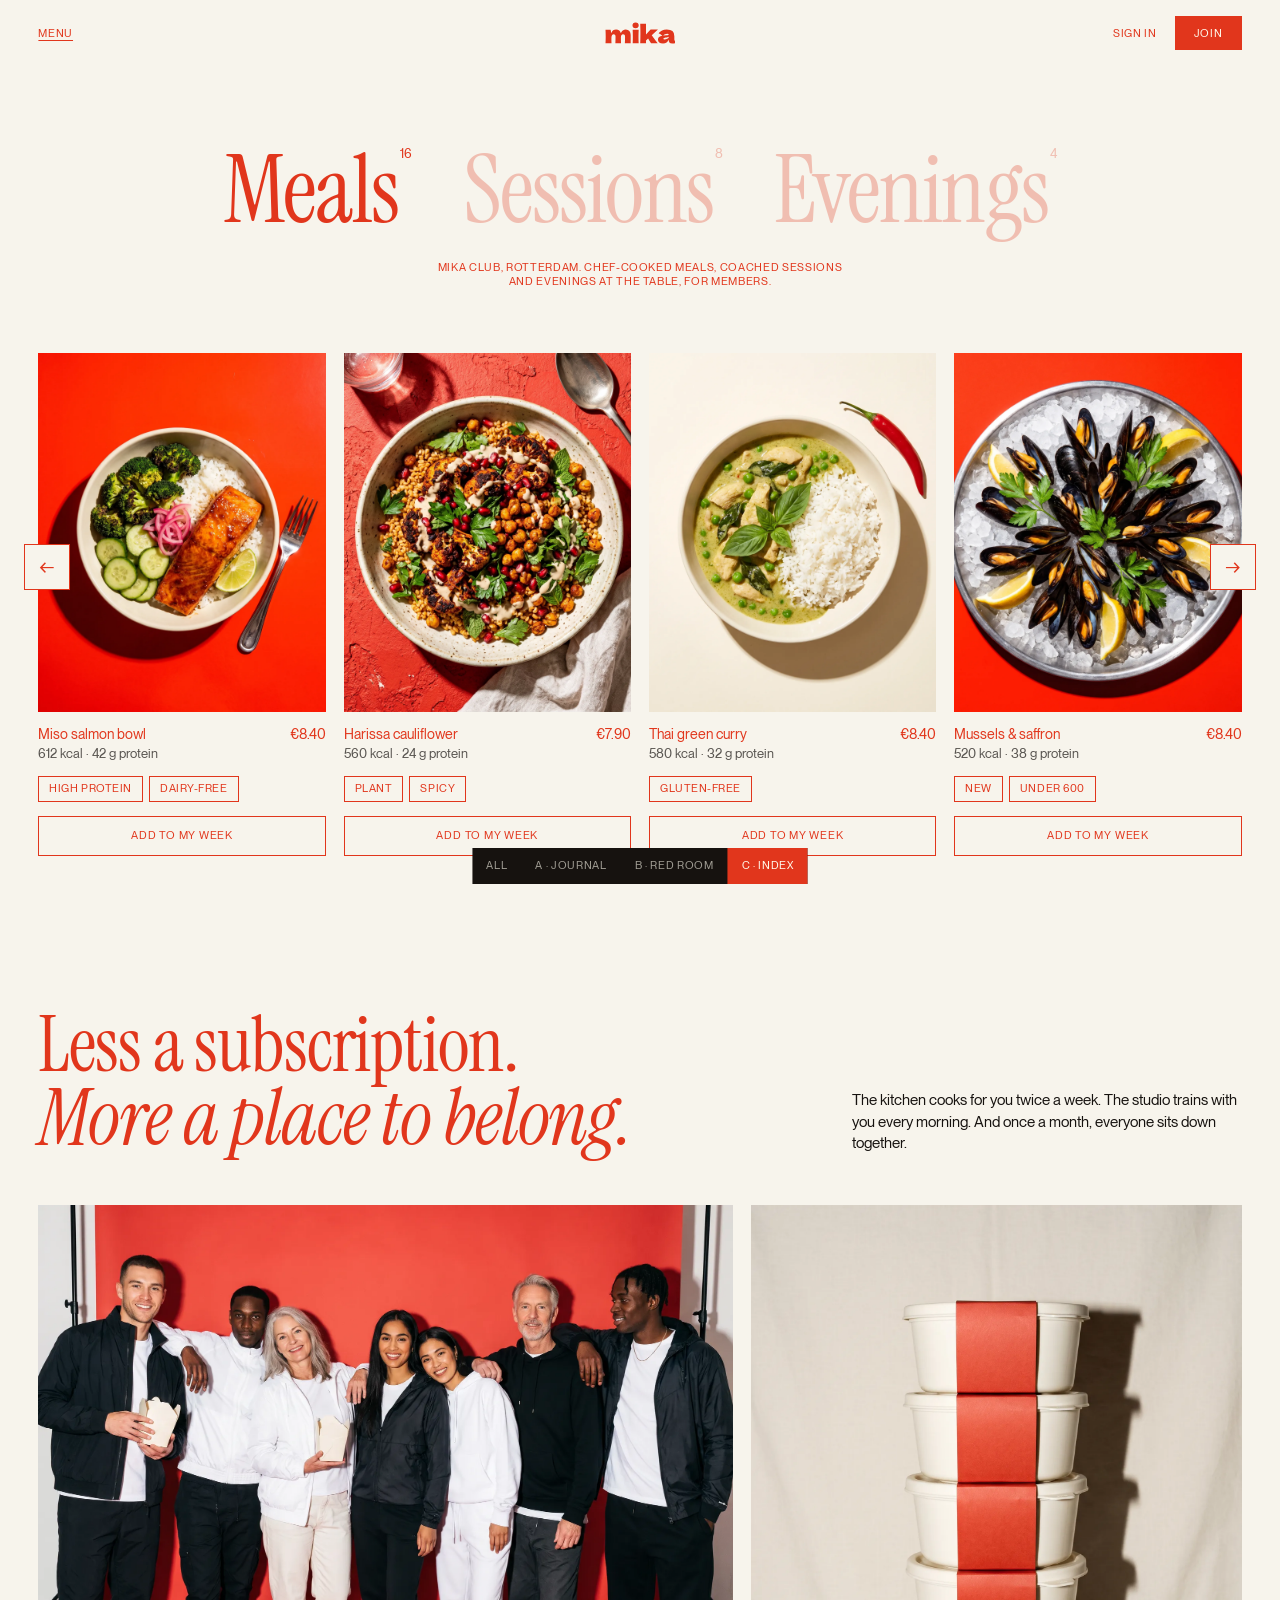
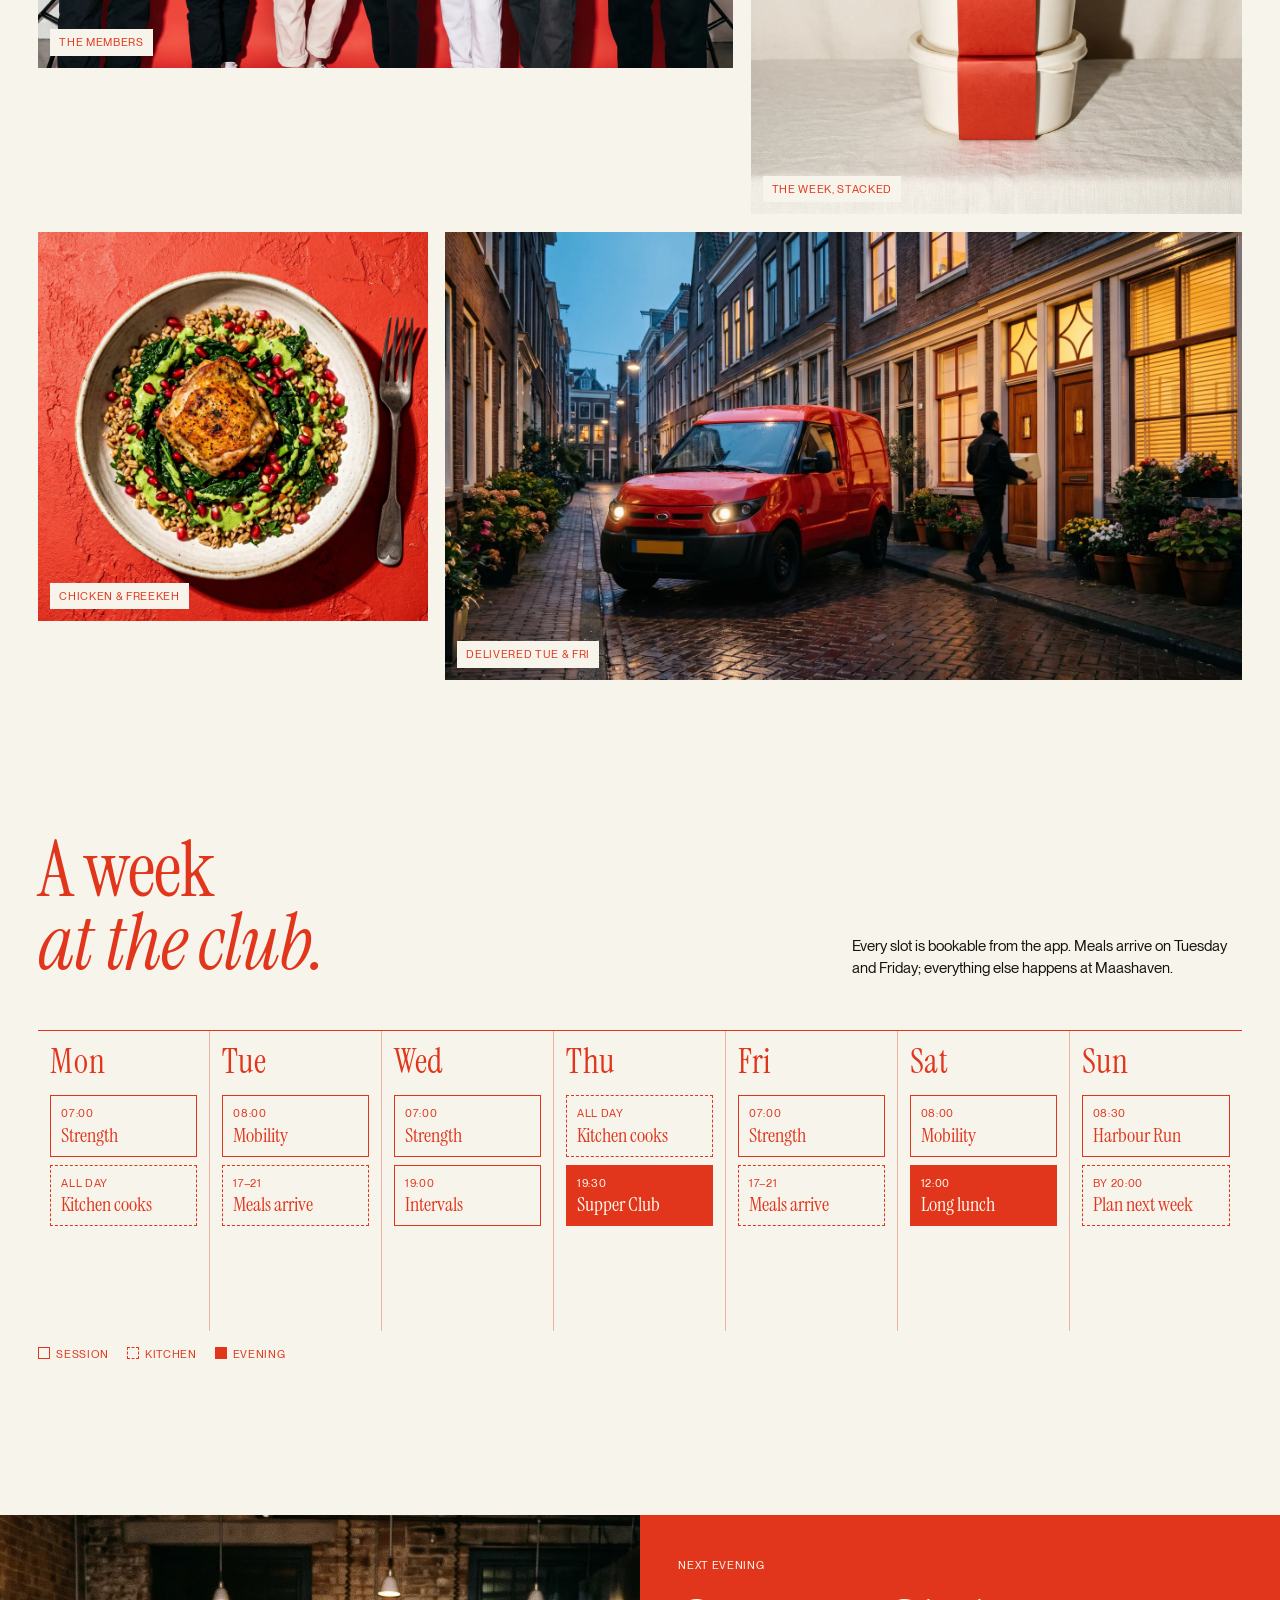
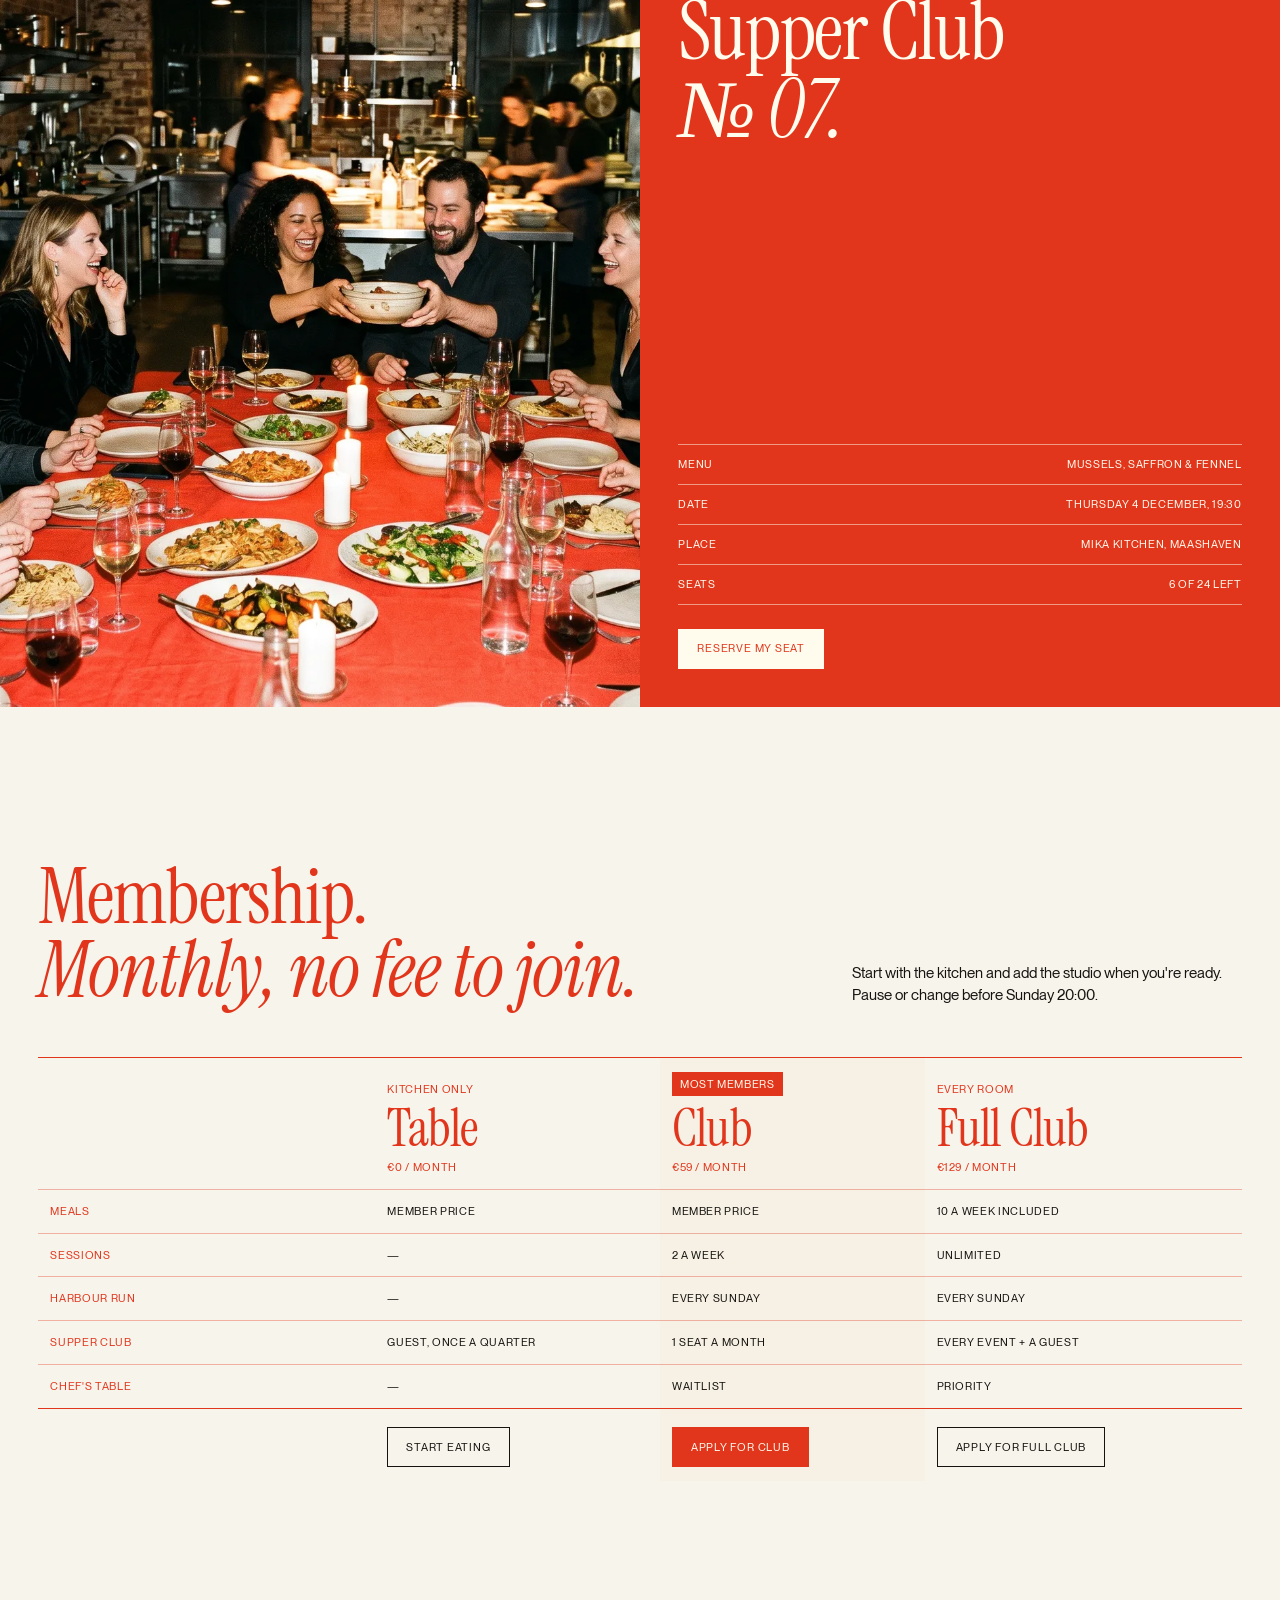
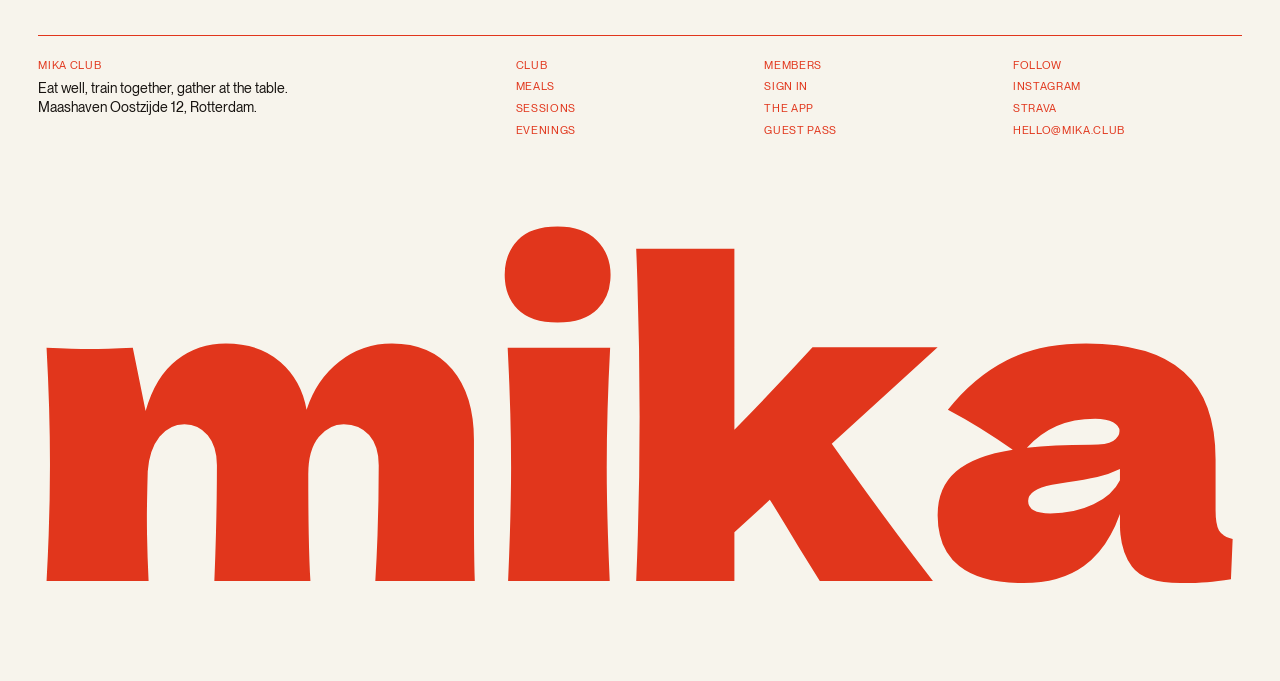
<file: c.html>
<!doctype html>
<html lang="en">
<head>
<meta charset="utf-8">
<meta name="viewport" content="width=device-width,initial-scale=1">
<title>Mika Club · Option C · Index</title>
<link rel="stylesheet" href="css/base.css">
<style>
body{background:#F7F4EC;color:var(--red)}
.nav{display:grid;grid-template-columns:1fr auto 1fr;align-items:center;padding:16px var(--pad);position:sticky;top:0;z-index:20;background:#F7F4EC}
.nav .wm{height:22px}
.nav .r{justify-self:end;display:flex;gap:18px;align-items:center}
.nav .btn{height:34px}

.idx{padding:clamp(40px,6vw,80px) var(--pad) 0}
.tabs{display:flex;justify-content:center;gap:clamp(24px,4vw,64px);flex-wrap:wrap}
.tabs button{font-family:var(--serif);font-size:clamp(54px,7.4vw,118px);line-height:1;letter-spacing:-.02em;color:var(--red);opacity:.28;transition:opacity .3s}
.tabs button.on,.tabs button:hover{opacity:1}
.tabs sup{font-size:13px;top:.3em}
.sub{text-align:center;margin:22px auto 0;max-width:420px}
.car{position:relative;margin-top:clamp(40px,5vw,64px)}
.row{display:grid;grid-template-columns:repeat(4,1fr);gap:clamp(12px,1.4vw,20px)}
.card .im{aspect-ratio:4/5;background:#EEE8DA;overflow:hidden}
.card img{transition:transform 1.2s cubic-bezier(.2,.7,.2,1)}
.card:hover img{transform:scale(1.04)}
.card .nm{display:flex;justify-content:space-between;gap:10px;margin-top:12px;font-size:14px}
.card .nm small{display:block;color:var(--ink);opacity:.7;font-size:13px}
.card .tags{display:flex;flex-wrap:wrap;gap:6px;margin-top:12px}
.card .add{margin-top:14px;width:100%;justify-content:center}
.card .add.done{background:var(--red);color:var(--cream)}
.car .ar{position:absolute;top:calc(50% - 60px);width:46px;height:46px;background:#F7F4EC;border:1px solid var(--red);font-size:20px;color:var(--red);z-index:2}
.car .ar.l{left:-14px}.car .ar.r{right:-14px}

.blk{padding:clamp(100px,12vw,170px) var(--pad) 0}
.state{display:grid;grid-template-columns:repeat(12,1fr);gap:clamp(12px,1.4vw,20px);align-items:end}
.state h2{grid-column:1/8;font-size:clamp(50px,6vw,96px)}
.state h2 em{font-style:italic}
.state p{grid-column:9/13;color:var(--ink)}
.mos{display:grid;grid-template-columns:repeat(12,1fr);gap:clamp(12px,1.4vw,20px);margin-top:50px}
.mos .a{grid-column:1/8;aspect-ratio:3/2}
.mos .b{grid-column:8/13;aspect-ratio:auto}
.mos .c{grid-column:1/5;aspect-ratio:1}
.mos .d{grid-column:5/13;aspect-ratio:auto}
.mos>div{overflow:hidden;position:relative}
.mos .cap{position:absolute;left:12px;bottom:12px;background:#F7F4EC;padding:6px 9px}

.week{margin-top:50px;border-top:1px solid var(--red)}
.days{display:grid;grid-template-columns:repeat(7,1fr)}
.day{border-right:1px solid var(--rule);min-height:300px;padding:14px 12px}
.day:last-child{border-right:0}
.day h4{text-transform:none;font-family:var(--serif);font-weight:400;font-size:34px;line-height:1;margin-bottom:16px}
.slot{display:block;padding:10px;margin-bottom:8px;border:1px solid var(--red);transition:background .2s,color .2s}
.slot:hover{background:var(--red);color:var(--cream)}
.slot b{display:block;font-weight:400;font-family:var(--serif);font-size:20px;line-height:1.05;margin-top:4px;letter-spacing:0;text-transform:none}
.slot.ev{background:var(--red);color:var(--cream)}
.slot.ml{border-style:dashed}
.legend{display:flex;gap:18px;margin-top:16px}
.legend span::before{content:"";display:inline-block;width:10px;height:10px;border:1px solid var(--red);margin-right:6px;vertical-align:-1px}
.legend .e::before{background:var(--red)}.legend .m::before{border-style:dashed}

.feat{display:grid;grid-template-columns:1fr 1fr;margin-top:clamp(100px,12vw,170px);background:var(--red);color:var(--cream)}
.feat .im{min-height:88vh;overflow:hidden}
.feat .tx{padding:var(--pad);display:flex;flex-direction:column;justify-content:space-between}
.feat h2{font-size:clamp(56px,6.4vw,104px)}
.feat h2 em{font-style:italic}
.feat .list{border-top:1px solid rgba(255,252,238,.5)}
.feat .list div{display:flex;justify-content:space-between;padding:12px 0;border-bottom:1px solid rgba(255,252,238,.5)}
.feat .btn{align-self:flex-start;background:var(--cream);color:var(--red);border-color:var(--cream);margin-top:24px}

.cmp{margin-top:50px;width:100%;border-collapse:collapse}
.cmp th,.cmp td{text-align:left;padding:14px 12px;border-top:1px solid var(--rule);font-weight:400}
.cmp thead th{border-top:1px solid var(--red);vertical-align:bottom}
.cmp thead th .serif{display:block;font-size:52px;margin:8px 0 6px}
.cmp td{color:var(--ink)}
.cmp td:first-child,.cmp th:first-child{color:var(--red);width:28%}
.cmp .hi{background:var(--paper)}
.cmp thead .hi .flag{display:inline-block;background:var(--red);color:var(--cream);padding:5px 8px}
.cmp tfoot td{border-top:1px solid var(--red);padding-top:18px}
.cmp .hi .btn{background:var(--red);color:var(--cream);border-color:var(--red)}

footer{margin-top:clamp(100px,12vw,170px);padding:0 var(--pad) 90px}
footer .top{display:grid;grid-template-columns:2fr 1fr 1fr 1fr;gap:20px;border-top:1px solid var(--red);padding-top:22px}
footer .top div{display:flex;flex-direction:column;gap:7px}
footer .wm{width:100%;height:auto;margin-top:80px}

@media (max-width:900px){
  .row{grid-template-columns:repeat(2,1fr)}.row .card:nth-child(n+3){display:none}
  .state h2,.state p{grid-column:1/-1}
  .mos>div{grid-column:1/-1!important;aspect-ratio:4/3!important}
  .days{grid-template-columns:1fr}.day{border-right:0;border-bottom:1px solid var(--rule);min-height:0}
  .feat{grid-template-columns:1fr}.feat .im{min-height:60vh}
  .cmp{font-size:12px}.cmp thead th .serif{font-size:30px}
  footer .top{grid-template-columns:1fr 1fr}
  
}
</style>
</head>
<body>
<header class="nav cap">
  <a href="#" class="ul">Menu</a>
  <a href="#"><svg class="wm" viewBox="0 0 2818 875"><use href="#wl"/></svg></a>
  <div class="r"><a href="#">Sign in</a><a class="btn fill" href="#join">Join</a></div>
</header>

<section class="idx" data-tabs>
  <div class="tabs">
    <button class="on" data-tab="eat">Meals<sup>16</sup></button>
    <button data-tab="train">Sessions<sup>8</sup></button>
    <button data-tab="gather">Evenings<sup>4</sup></button>
  </div>
  <p class="sub cap">Mika Club, Rotterdam. Chef-cooked meals, coached sessions and evenings at the table, for members.</p>

  <div class="car">
    <div class="row" data-pane="eat">
      <article class="card"><div class="im"><img src="img/hero-salmon.webp" alt="Miso salmon bowl"></div><div class="nm"><span>Miso salmon bowl<small>612 kcal · 42 g protein</small></span><span>€8.40</span></div><div class="tags"><span class="tag">High protein</span><span class="tag">Dairy-free</span></div><button class="btn add" onclick="this.classList.toggle('done');this.textContent=this.classList.contains('done')?'Added ✓':'Add to my week'">Add to my week</button></article>
      <article class="card"><div class="im"><img src="img/harissa.webp" alt="Harissa cauliflower bowl"></div><div class="nm"><span>Harissa cauliflower<small>560 kcal · 24 g protein</small></span><span>€7.90</span></div><div class="tags"><span class="tag">Plant</span><span class="tag">Spicy</span></div><button class="btn add" onclick="this.classList.toggle('done');this.textContent=this.classList.contains('done')?'Added ✓':'Add to my week'">Add to my week</button></article>
      <article class="card"><div class="im"><img src="img/curry.webp" alt="Green curry"></div><div class="nm"><span>Thai green curry<small>580 kcal · 32 g protein</small></span><span>€8.40</span></div><div class="tags"><span class="tag">Gluten-free</span></div><button class="btn add" onclick="this.classList.toggle('done');this.textContent=this.classList.contains('done')?'Added ✓':'Add to my week'">Add to my week</button></article>
      <article class="card"><div class="im"><img src="img/mussels.webp" alt="Mussels on ice"></div><div class="nm"><span>Mussels & saffron<small>520 kcal · 38 g protein</small></span><span>€8.40</span></div><div class="tags"><span class="tag">New</span><span class="tag">Under 600</span></div><button class="btn add" onclick="this.classList.toggle('done');this.textContent=this.classList.contains('done')?'Added ✓':'Add to my week'">Add to my week</button></article>
    </div>
    <div class="row" data-pane="train" hidden>
      <article class="card"><div class="im"><img src="img/kettlebell.webp" alt="Strength session"></div><div class="nm"><span>Strength<small>Mon · Wed · Fri 07:00</small></span><span>45 min</span></div><div class="tags"><span class="tag">Max 12</span><span class="tag">All levels</span></div><button class="btn add">Book a spot</button></article>
      <article class="card"><div class="im"><img src="img/mobility.webp" alt="Mobility class"></div><div class="nm"><span>Mobility<small>Tue · Sat 08:00</small></span><span>50 min</span></div><div class="tags"><span class="tag">Recovery</span></div><button class="btn add">Book a spot</button></article>
      <article class="card"><div class="im"><img src="img/runclub.webp" alt="Run club"></div><div class="nm"><span>Harbour Run<small>Sun 08:30 · 8 km</small></span><span>Free</span></div><div class="tags"><span class="tag">Social</span><span class="tag">Breakfast after</span></div><button class="btn add">Join the run</button></article>
      <article class="card"><div class="im"><img src="img/athlete.webp" alt="Athlete eating after training"></div><div class="nm"><span>Fuel check-in<small>Monthly, 1:1</small></span><span>20 min</span></div><div class="tags"><span class="tag">Coach</span><span class="tag">Portions</span></div><button class="btn add">Book a check-in</button></article>
    </div>
    <div class="row" data-pane="gather" hidden>
      <article class="card"><div class="im"><img src="img/supper.webp" alt="Supper club"></div><div class="nm"><span>Supper Club № 07<small>Thu 04.12 · 19:30</small></span><span>6 left</span></div><div class="tags"><span class="tag">24 seats</span><span class="tag">Members first</span></div><button class="btn add">Reserve</button></article>
      <article class="card"><div class="im"><img src="img/chef.webp" alt="Chef plating"></div><div class="nm"><span>Chef's Table<small>Thu 11.12 · 18:00</small></span><span>8 seats</span></div><div class="tags"><span class="tag">Full Club</span></div><button class="btn add">Request a seat</button></article>
      <article class="card"><div class="im"><img src="img/quay.webp" alt="Members on the quay"></div><div class="nm"><span>Long lunch<small>Sat 20.12 · 12:00</small></span><span>12 left</span></div><div class="tags"><span class="tag">After mobility</span></div><button class="btn add">Reserve</button></article>
      <article class="card"><div class="im"><img src="img/counter.webp" alt="Members sharing food"></div><div class="nm"><span>Bring a friend<small>Every Friday</small></span><span>2 guests</span></div><div class="tags"><span class="tag">Guest pass</span></div><button class="btn add">Invite</button></article>
    </div>
    <button class="ar l" aria-label="Previous">←</button><button class="ar r" aria-label="Next">→</button>
  </div>
</section>

<section class="blk">
  <div class="state">
    <h2 class="serif reveal">Less a subscription.<br><em>More a place to belong.</em></h2>
    <p class="reveal">The kitchen cooks for you twice a week. The studio trains with you every morning. And once a month, everyone sits down together.</p>
  </div>
  <div class="mos">
    <div class="a reveal"><img src="img/group.webp" alt="Mika Club members"><span class="cap">The members</span></div>
    <div class="b reveal"><img src="img/stack.webp" alt="Stacked Mika containers"><span class="cap">The week, stacked</span></div>
    <div class="c reveal"><img src="img/chicken.webp" alt="Chicken freekeh bowl"><span class="cap">Chicken & freekeh</span></div>
    <div class="d reveal" style="aspect-ratio:16/9"><img src="img/van.webp" alt="Mika electric van in Rotterdam"><span class="cap">Delivered Tue & Fri</span></div>
  </div>
</section>

<section class="blk">
  <div class="state">
    <h2 class="serif reveal">A week<br><em>at the club.</em></h2>
    <p class="reveal">Every slot is bookable from the app. Meals arrive on Tuesday and Friday; everything else happens at Maashaven.</p>
  </div>
  <div class="week cap reveal">
    <div class="days">
      <div class="day"><h4>Mon</h4><a class="slot" href="#">07:00<b>Strength</b></a><a class="slot ml" href="#">All day<b>Kitchen cooks</b></a></div>
      <div class="day"><h4>Tue</h4><a class="slot" href="#">08:00<b>Mobility</b></a><a class="slot ml" href="#">17–21<b>Meals arrive</b></a></div>
      <div class="day"><h4>Wed</h4><a class="slot" href="#">07:00<b>Strength</b></a><a class="slot" href="#">19:00<b>Intervals</b></a></div>
      <div class="day"><h4>Thu</h4><a class="slot ml" href="#">All day<b>Kitchen cooks</b></a><a class="slot ev" href="#">19:30<b>Supper Club</b></a></div>
      <div class="day"><h4>Fri</h4><a class="slot" href="#">07:00<b>Strength</b></a><a class="slot ml" href="#">17–21<b>Meals arrive</b></a></div>
      <div class="day"><h4>Sat</h4><a class="slot" href="#">08:00<b>Mobility</b></a><a class="slot ev" href="#">12:00<b>Long lunch</b></a></div>
      <div class="day"><h4>Sun</h4><a class="slot" href="#">08:30<b>Harbour Run</b></a><a class="slot ml" href="#">by 20:00<b>Plan next week</b></a></div>
    </div>
    <div class="legend"><span>Session</span><span class="m">Kitchen</span><span class="e">Evening</span></div>
  </div>
</section>

<section class="feat">
  <div class="im"><img src="img/supper.webp" alt="Supper club table"></div>
  <div class="tx">
    <div><span class="cap">Next evening</span><h2 class="serif reveal" style="margin-top:18px">Supper Club<br><em>№ 07.</em></h2></div>
    <div class="cap">
      <div class="list"><div><span>Menu</span><span>Mussels, saffron & fennel</span></div><div><span>Date</span><span>Thursday 4 December, 19:30</span></div><div><span>Place</span><span>Mika kitchen, Maashaven</span></div><div><span>Seats</span><span>6 of 24 left</span></div></div>
      <a class="btn" href="#join">Reserve my seat</a>
    </div>
  </div>
</section>

<section class="blk" id="join">
  <div class="state">
    <h2 class="serif reveal">Membership.<br><em>Monthly, no fee to join.</em></h2>
    <p class="reveal">Start with the kitchen and add the studio when you're ready. Pause or change before Sunday 20:00.</p>
  </div>
  <table class="cmp cap reveal">
    <thead><tr><th></th><th>Kitchen only<span class="serif">Table</span>€0 / month</th><th class="hi"><span class="flag">Most members</span><span class="serif">Club</span>€59 / month</th><th>Every room<span class="serif">Full Club</span>€129 / month</th></tr></thead>
    <tbody>
      <tr><td>Meals</td><td>Member price</td><td class="hi">Member price</td><td>10 a week included</td></tr>
      <tr><td>Sessions</td><td>—</td><td class="hi">2 a week</td><td>Unlimited</td></tr>
      <tr><td>Harbour Run</td><td>—</td><td class="hi">Every Sunday</td><td>Every Sunday</td></tr>
      <tr><td>Supper Club</td><td>Guest, once a quarter</td><td class="hi">1 seat a month</td><td>Every event + a guest</td></tr>
      <tr><td>Chef's Table</td><td>—</td><td class="hi">Waitlist</td><td>Priority</td></tr>
    </tbody>
    <tfoot><tr><td></td><td><a class="btn" href="#">Start eating</a></td><td class="hi"><a class="btn" href="#">Apply for Club</a></td><td><a class="btn" href="#">Apply for Full Club</a></td></tr></tfoot>
  </table>
</section>

<footer class="cap">
  <div class="top">
    <div><span>Mika Club</span><span style="color:var(--ink);text-transform:none;font-size:14px;letter-spacing:0;max-width:300px">Eat well, train together, gather at the table. Maashaven Oostzijde 12, Rotterdam.</span></div>
    <div><span>Club</span><a href="#">Meals</a><a href="#">Sessions</a><a href="#">Evenings</a></div>
    <div><span>Members</span><a href="#">Sign in</a><a href="#">The app</a><a href="#">Guest pass</a></div>
    <div><span>Follow</span><a href="#">Instagram</a><a href="#">Strava</a><a href="#">hello@mika.club</a></div>
  </div>
  <svg class="wm" viewBox="0 0 2818 875"><use href="#wl"/></svg>
</footer>

<nav class="optbar"><a href="index.html">All</a><a href="a.html">A · Journal</a><a href="b.html">B · Red room</a><a class="on" href="c.html">C · Index</a></nav>
<script src="js/base.js"></script>
<script>(function(){var t=[].slice.call(document.querySelectorAll('[data-tab]'));
function go(d){var i=t.findIndex(function(x){return x.classList.contains('on')});t[(i+d+t.length)%t.length].click()}
document.querySelector('.ar.l').onclick=function(){go(-1)};document.querySelector('.ar.r').onclick=function(){go(1)};})();</script>
<script src="https://gonuova.com/concepts/widget.js" data-concept="mika" data-cta=".btn.fill, .btn" defer></script>
</body>
</html>
</file>
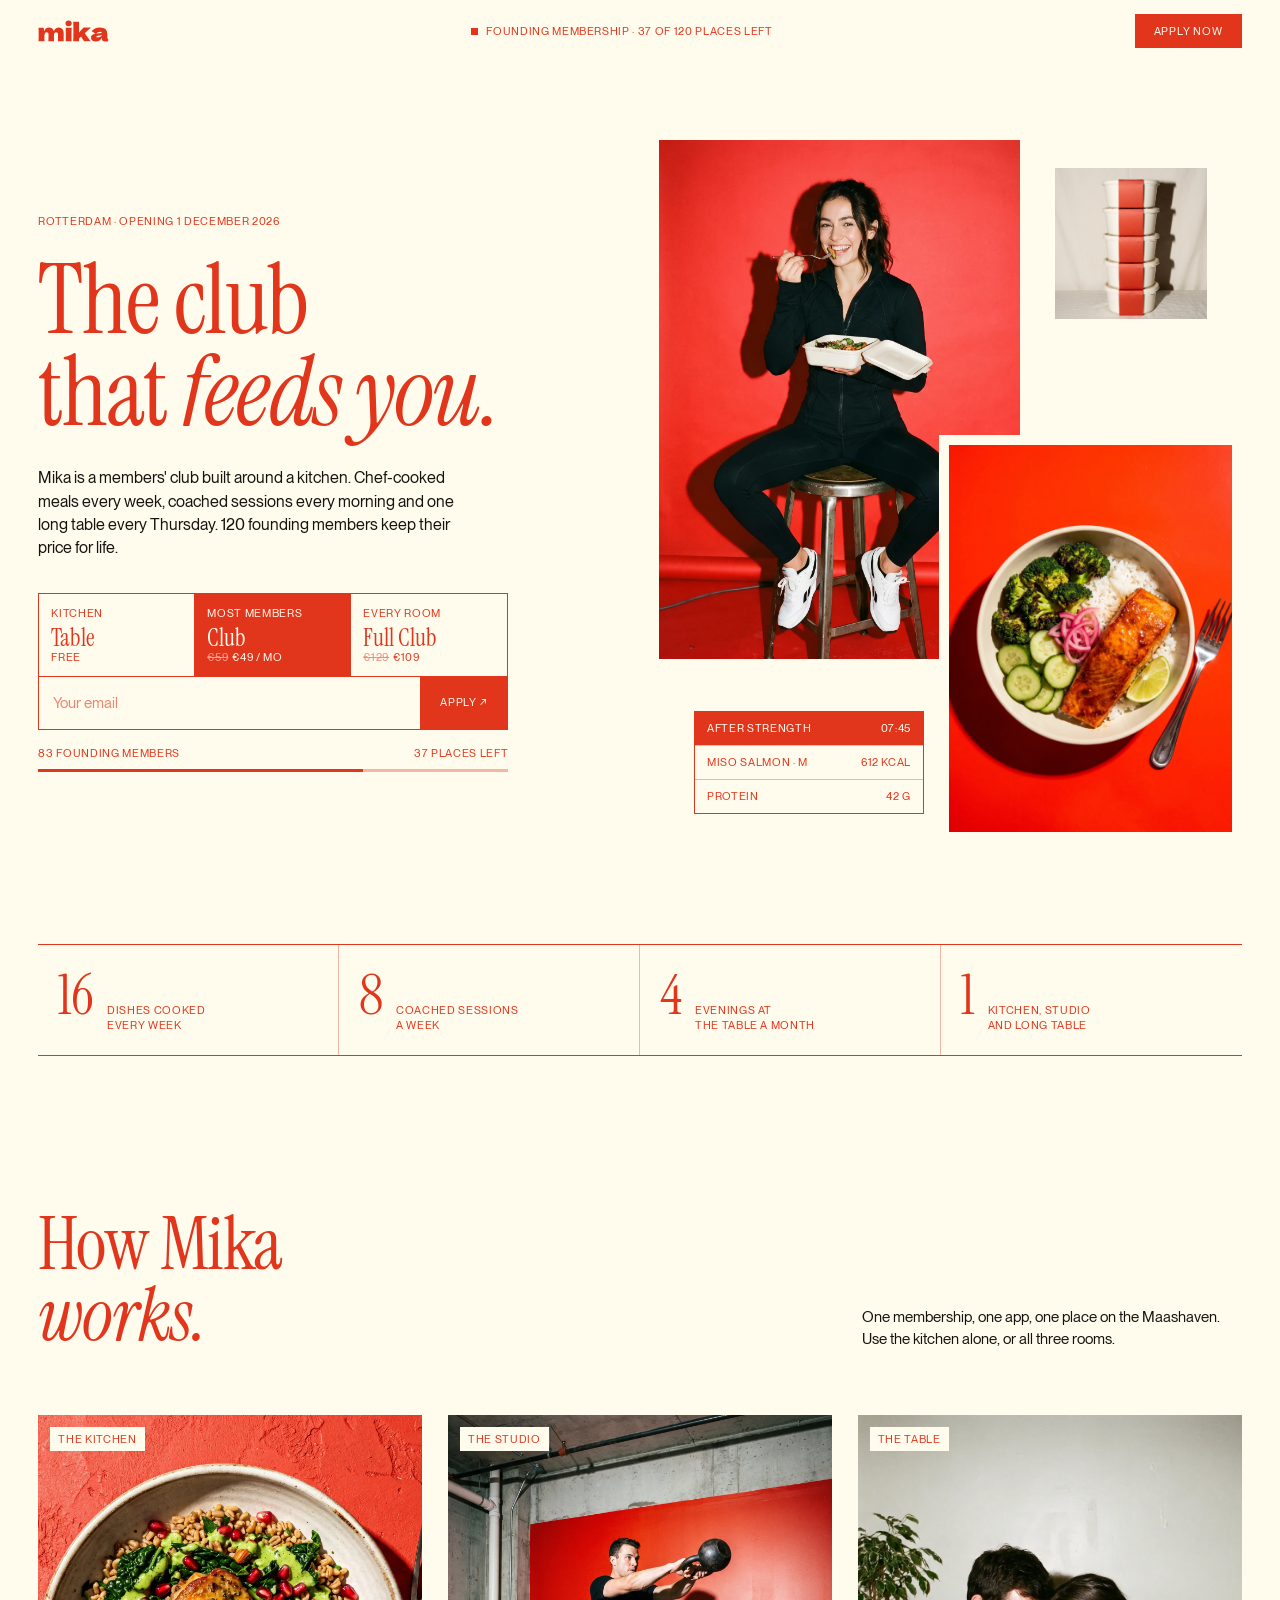
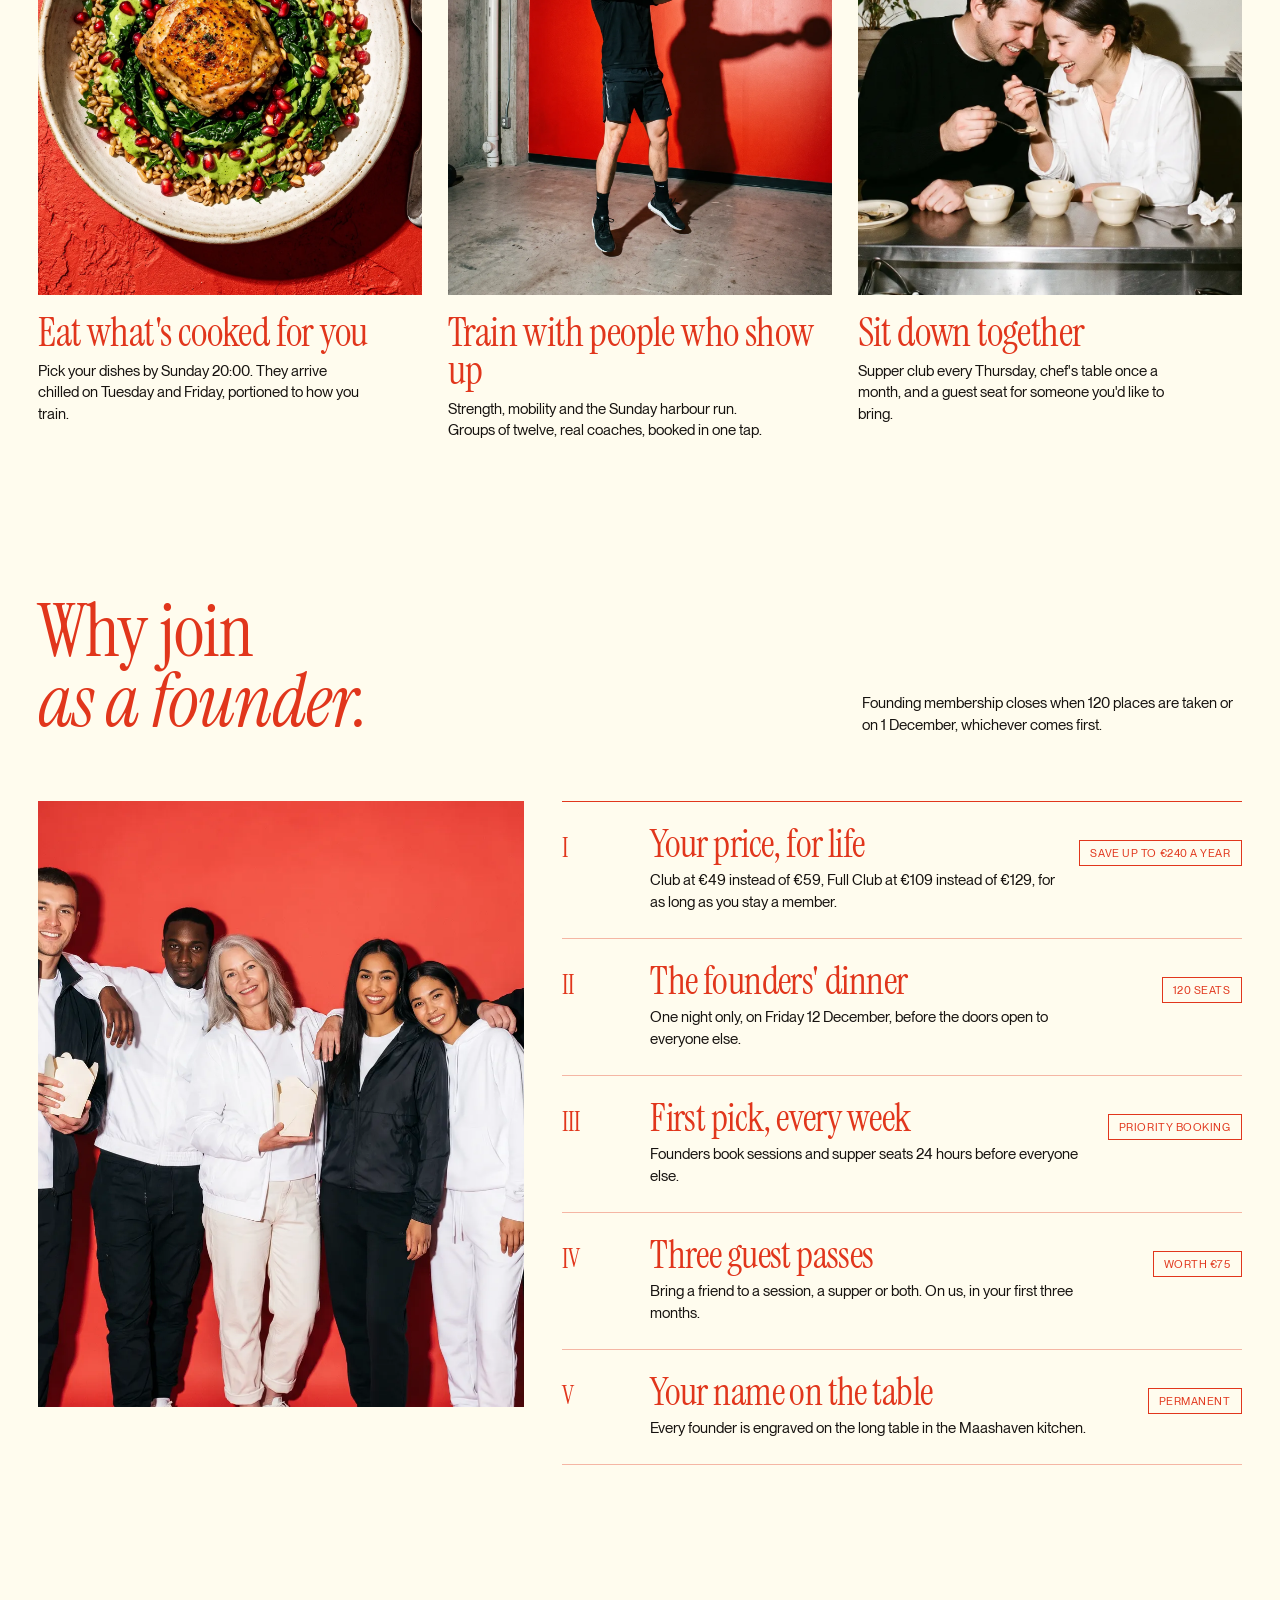
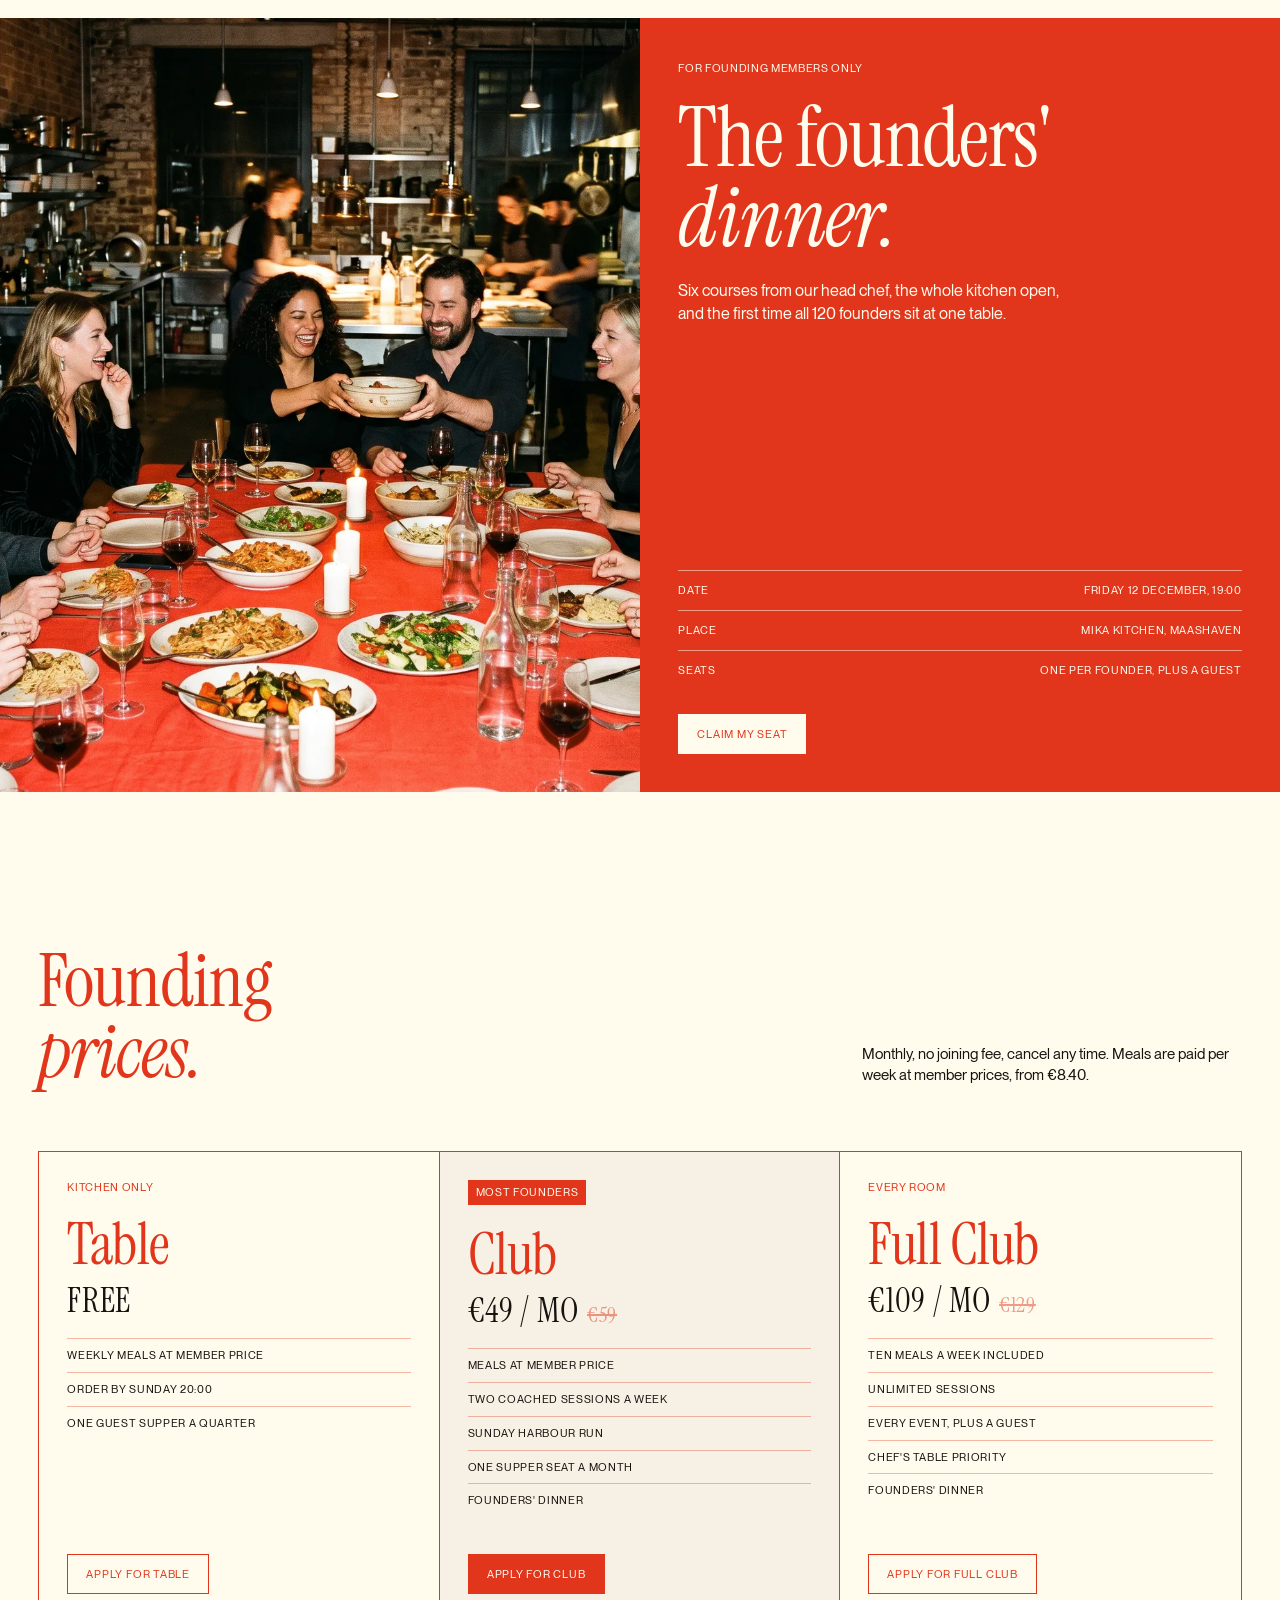
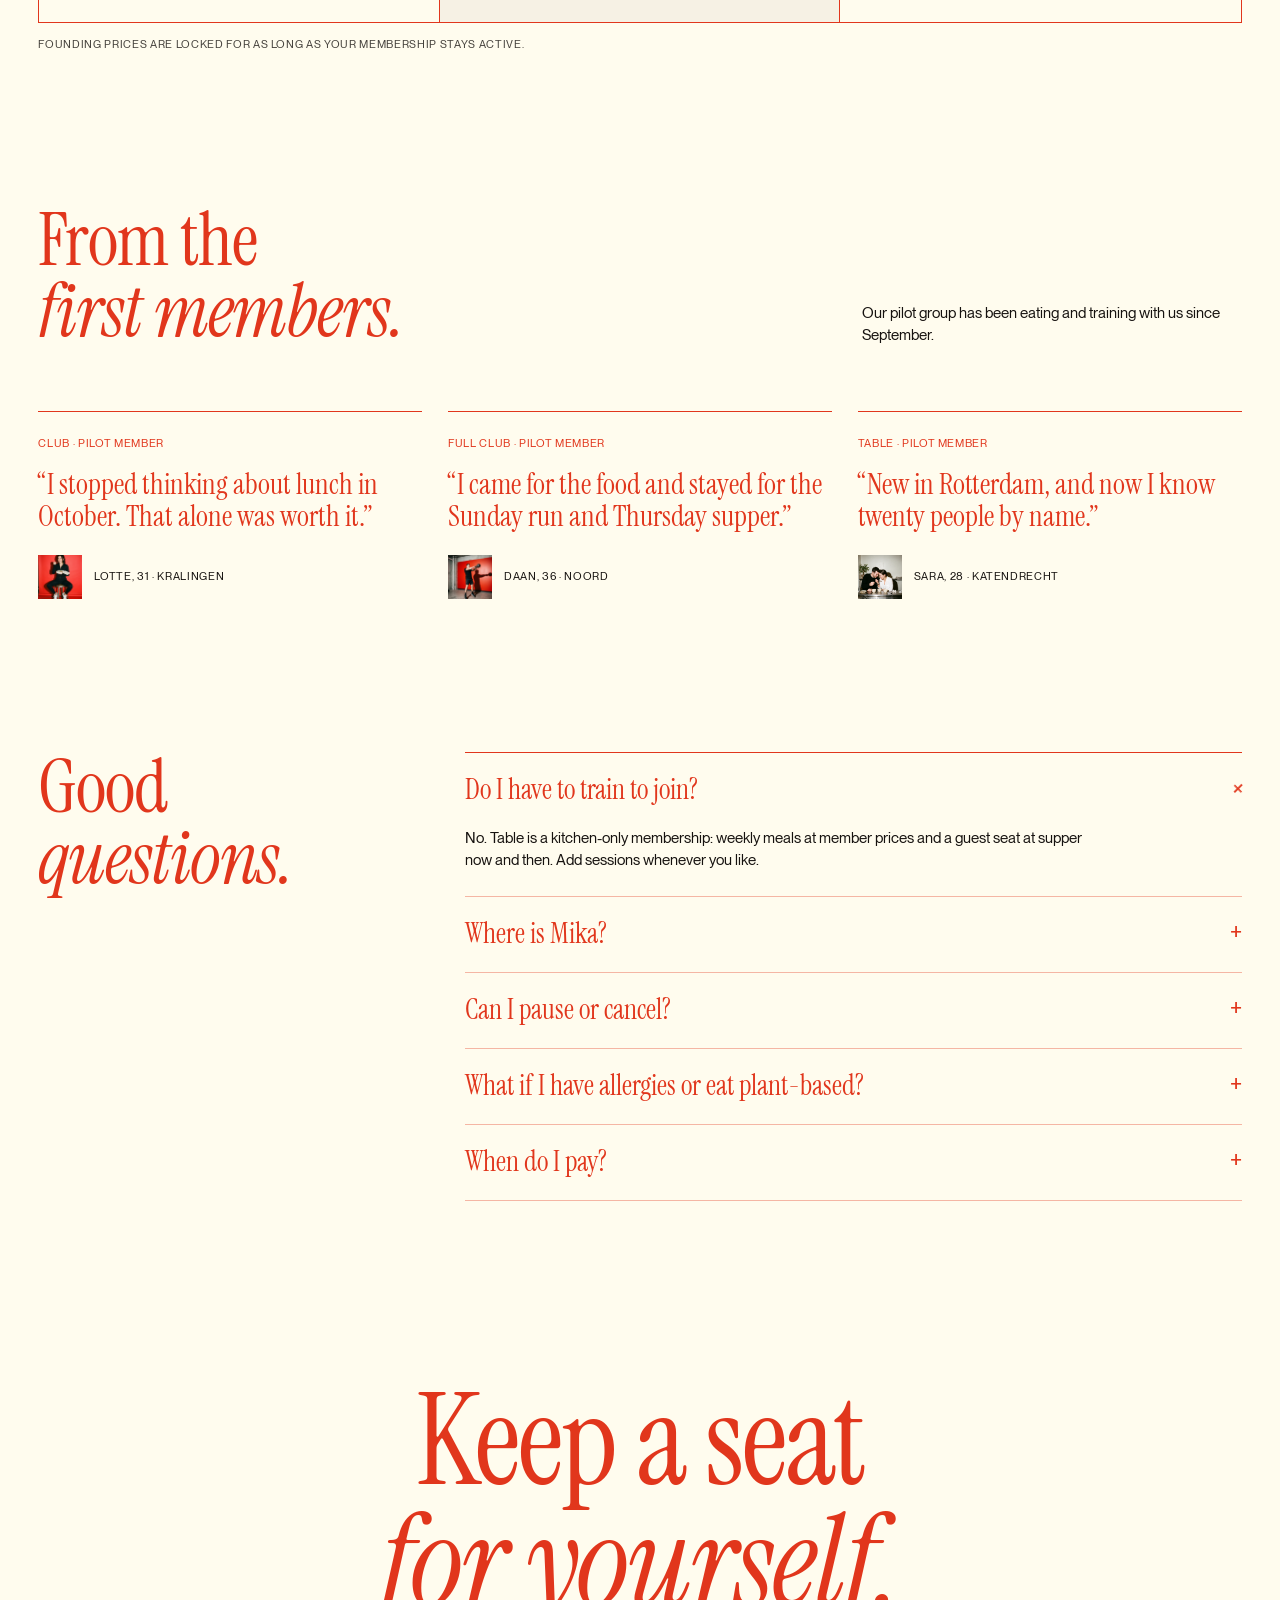
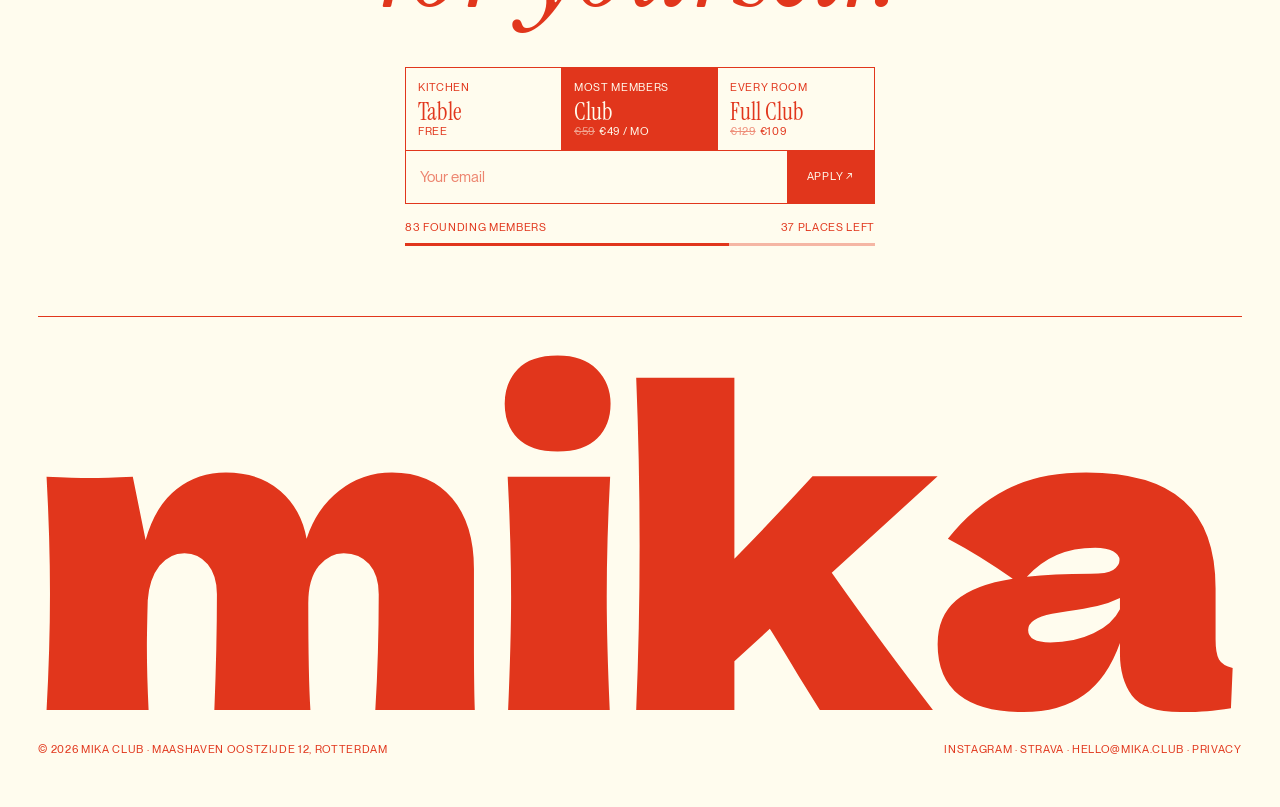
<file: landing.html>
<!doctype html>
<html lang="en">
<head>
<meta charset="utf-8">
<meta name="viewport" content="width=device-width,initial-scale=1">
<title>Mika · Founding membership</title>
<meta name="description" content="Mika is a members' club in Rotterdam: chef-cooked meals, coached sessions and evenings at one long table. 120 founding places.">
<link rel="stylesheet" href="css/base.css">
<style>
body{color:var(--red)}
.nav{position:sticky;top:0;z-index:30;display:flex;justify-content:space-between;align-items:center;padding:14px var(--pad);background:var(--cream);border-bottom:1px solid transparent;transition:border-color .3s}
.nav.line{border-color:var(--rule)}
.nav .wm{height:22px}
.nav .mid{display:flex;gap:8px;align-items:center}
.nav .dot{width:7px;height:7px;background:var(--red);animation:bl 1.6s infinite}
@keyframes bl{50%{opacity:.25}}
.nav .btn{height:34px}

/* hero */
.hero{display:grid;grid-template-columns:1fr 1fr;gap:var(--pad);padding:clamp(40px,6vw,80px) var(--pad) clamp(70px,8vw,110px);min-height:calc(100vh - 62px);align-items:center}
.hero h1{font-size:clamp(64px,7.6vw,124px)}
.hero h1 em{font-style:italic}
.hero .lead{max-width:440px;margin:28px 0 34px;color:var(--ink);font-size:16px}
.apply{max-width:470px;border:1px solid var(--red);background:var(--cream)}
.apply .seg{display:grid;grid-template-columns:repeat(3,1fr)}
.apply .seg label{position:relative;cursor:pointer;padding:12px 12px 11px;border-right:1px solid var(--red);border-bottom:1px solid var(--red)}
.apply .seg label:last-child{border-right:0}
.apply .seg input{position:absolute;opacity:0}
.apply .seg b{display:block;font-family:var(--serif);font-weight:400;font-size:24px;line-height:1;text-transform:none;letter-spacing:0;margin-top:5px}
.apply .seg s{opacity:.55;margin-right:4px}
.apply .seg label:has(input:checked){background:var(--red);color:var(--cream)}
.apply .row{display:flex}
.apply input[type=email]{flex:1;min-width:0;border:0;background:none;font:inherit;font-size:15px;color:var(--ink);padding:0 14px;height:52px;outline:0}
.apply input[type=email]::placeholder{color:var(--red);opacity:.6}
.apply button{background:var(--red);color:var(--cream);padding:0 20px;font-size:11px;letter-spacing:.07em;text-transform:uppercase;transition:background .2s}
.apply button:hover{background:var(--ink)}
.apply.sent .row{display:none}
.apply .ok{display:none;padding:16px 14px;color:var(--ink)}
.apply.sent .ok{display:block}
.meter{max-width:470px;margin-top:16px}
.meter .bar{height:3px;background:var(--rule);margin-top:8px}
.meter .bar i{display:block;height:100%;width:69%;background:var(--red)}
.meter .t{display:flex;justify-content:space-between}

.collage{position:relative;height:min(78vh,760px)}
.collage figure{position:absolute;overflow:hidden}
.collage .c1{left:0;top:0;width:62%;height:74%}
.collage .c2{right:0;bottom:0;width:52%;height:58%;border:10px solid var(--cream)}
.collage .c3{right:6%;top:4%;width:26%;aspect-ratio:1}
.collage .slip{position:absolute;left:6%;bottom:4%;width:230px;background:var(--cream);border:1px solid var(--red)}
.slip div{display:flex;justify-content:space-between;padding:9px 12px;border-top:1px solid var(--rule)}
.slip div:first-child{border-top:0;background:var(--red);color:var(--cream)}

/* strip */
.strip{display:grid;grid-template-columns:repeat(4,1fr);border-block:1px solid var(--red);margin:0 var(--pad)}
.strip div{padding:22px 20px;border-right:1px solid var(--rule);display:flex;align-items:baseline;gap:14px}
.strip div:last-child{border-right:0}
.strip b{font-family:var(--serif);font-weight:400;font-size:56px;line-height:1;letter-spacing:-.02em}

.sec{padding:clamp(110px,12vw,180px) var(--pad) 0}
.hd{display:grid;grid-template-columns:1fr 1fr;gap:var(--pad);align-items:end;margin-bottom:clamp(44px,5vw,70px)}
.hd h2{font-size:clamp(50px,5.8vw,92px)}
.hd h2 em{font-style:italic}
.hd p{max-width:380px;justify-self:end;color:var(--ink)}

.steps{display:grid;grid-template-columns:repeat(3,1fr);gap:clamp(14px,2vw,26px)}
.step .im{aspect-ratio:4/5;overflow:hidden;position:relative}
.step .im span{position:absolute;left:12px;top:12px;background:var(--cream);padding:5px 8px}
.step h3{font-size:40px;margin:18px 0 10px}
.step p{color:var(--ink);max-width:330px}

.perks{display:grid;grid-template-columns:5fr 7fr;gap:var(--pad);align-items:start}
.perks .im{aspect-ratio:4/5;overflow:hidden;position:sticky;top:90px}
.perks ol{list-style:none;border-top:1px solid var(--red);counter-reset:p}
.perks li{display:grid;grid-template-columns:70px 1fr auto;gap:18px;align-items:baseline;padding:24px 0;border-bottom:1px solid var(--rule)}
.perks li::before{counter-increment:p;content:counter(p,upper-roman);font-family:var(--serif);font-size:26px}
.perks h3{font-size:clamp(32px,3vw,44px)}
.perks li p{color:var(--ink);margin-top:8px;max-width:440px}
.perks .tag{white-space:nowrap}

.band{margin-top:clamp(110px,12vw,180px);display:grid;grid-template-columns:1fr 1fr;background:var(--red);color:var(--cream)}
.band .im{min-height:86vh;overflow:hidden}
.band .tx{padding:var(--pad);display:flex;flex-direction:column;justify-content:space-between}
.band h2{font-size:clamp(58px,6.6vw,108px);margin-top:18px}
.band h2 em{font-style:italic}
.band p{max-width:400px;margin-top:22px;font-size:16px}
.band .list div{display:flex;justify-content:space-between;padding:12px 0;border-top:1px solid rgba(255,252,238,.5)}
.band .btn{margin-top:24px;background:var(--cream);color:var(--red);border-color:var(--cream)}

.price{display:grid;grid-template-columns:repeat(3,1fr);border:1px solid var(--red)}
.pc{padding:28px;display:flex;flex-direction:column;gap:12px;border-right:1px solid var(--red);min-height:470px}
.pc:last-child{border-right:0}
.pc.hi{background:var(--paper)}
.pc .flag{align-self:flex-start;background:var(--red);color:var(--cream);padding:5px 8px}
.pc h3{font-size:58px;margin-top:10px}
.pc .pr{font-family:var(--serif);font-size:34px;color:var(--ink);line-height:1}
.pc .pr s{color:var(--red);opacity:.5;font-size:22px;margin-left:8px}
.pc ul{list-style:none;flex:1;margin-top:8px;color:var(--ink)}
.pc li{padding:9px 0;border-top:1px solid var(--rule)}
.pc .btn{align-self:flex-start}
.pc.hi .btn{background:var(--red);color:var(--cream);border-color:var(--red)}
.note{margin-top:14px;color:var(--ink);opacity:.8}

.voices{display:grid;grid-template-columns:repeat(3,1fr);gap:clamp(14px,2vw,26px)}
.voice{border-top:1px solid var(--red);padding-top:20px}
.voice blockquote{font-family:var(--serif);font-size:clamp(26px,2.3vw,34px);line-height:1.08;margin:16px 0 22px}
.voice .who{display:flex;gap:12px;align-items:center;color:var(--ink)}
.voice .who i{width:44px;height:44px;overflow:hidden;display:block;flex:none}

.faq{border-top:1px solid var(--red);max-width:980px}
.faq details{border-bottom:1px solid var(--rule)}
.faq summary{list-style:none;cursor:pointer;display:flex;justify-content:space-between;gap:20px;padding:22px 0;font-family:var(--serif);font-size:clamp(24px,2.2vw,32px);line-height:1.1}
.faq summary::-webkit-details-marker{display:none}
.faq summary::after{content:"+";font-family:var(--sans);font-size:22px;transition:transform .3s}
.faq details[open] summary::after{transform:rotate(45deg)}
.faq p{color:var(--ink);max-width:640px;padding:0 0 24px}
.faqwrap{display:grid;grid-template-columns:4fr 8fr;gap:var(--pad)}
.faqwrap h2{font-size:clamp(50px,5.8vw,92px)}

.final{text-align:center;padding:clamp(130px,14vw,210px) var(--pad) 70px}
.final h2{font-size:clamp(70px,10vw,160px)}
.final h2 em{font-style:italic}
.final .apply{margin:44px auto 0;text-align:left}
.final .meter{margin:16px auto 0}
footer{padding:0 var(--pad) 50px}
footer .wm{width:100%;height:auto;border-top:1px solid var(--red);padding-top:30px}
footer .row{display:flex;justify-content:space-between;flex-wrap:wrap;gap:10px;margin-top:22px}

.mcta{display:none}
@media (max-width:900px){
  .nav .mid{display:none}
  .hero,.hd,.perks,.band,.faqwrap{grid-template-columns:1fr}
  .hero{min-height:0}
  .collage{height:110vw}
  .hd p{justify-self:start}
  .strip{grid-template-columns:1fr 1fr}.strip div:nth-child(2){border-right:0}.strip div:nth-child(-n+2){border-bottom:1px solid var(--rule)}
  .strip b{font-size:42px}
  .steps,.price,.voices{grid-template-columns:1fr}
  .pc{border-right:0;border-bottom:1px solid var(--red);min-height:0}
  .perks .im{position:static}
  .perks li{grid-template-columns:44px 1fr}.perks .tag{grid-column:2;justify-self:start}
  .band .im{min-height:60vh}
  .apply .seg b{font-size:20px}
  .mcta{display:flex;position:fixed;left:12px;right:12px;bottom:12px;z-index:40;justify-content:center;height:48px;align-items:center;background:var(--red);color:var(--cream);font-size:11px;letter-spacing:.07em;text-transform:uppercase}
}
</style>
</head>
<body>
<header class="nav cap" id="nav">
  <a href="#top" aria-label="Mika"><svg class="wm" viewBox="0 0 2818 875"><use href="#wl"/></svg></a>
  <div class="mid"><i class="dot"></i><span>Founding membership · 37 of 120 places left</span></div>
  <a class="btn fill" href="#apply">Apply now</a>
</header>

<section class="hero" id="top">
  <div>
    <span class="cap reveal">Rotterdam · Opening 1 December 2026</span>
    <h1 class="serif reveal" style="margin-top:22px">The club<br>that <em>feeds you.</em></h1>
    <p class="lead reveal">Mika is a members' club built around a kitchen. Chef-cooked meals every week, coached sessions every morning and one long table every Thursday. 120 founding members keep their price for life.</p>
    <form class="apply cap reveal" id="apply" onsubmit="return send(this)">
      <div class="seg" role="radiogroup" aria-label="Membership">
        <label><input type="radio" name="m" value="Table">Kitchen<b>Table</b>Free</label>
        <label><input type="radio" name="m" value="Club" checked>Most members<b>Club</b><s>€59</s>€49 / mo</label>
        <label><input type="radio" name="m" value="Full Club">Every room<b>Full Club</b><s>€129</s>€109</label>
      </div>
      <div class="row"><input type="email" required placeholder="Your email" aria-label="Email"><button type="submit">Apply ↗</button></div>
      <div class="ok">You're on the list for <span class="pick">Club</span>. We'll email your founding invite before 1 December.</div>
    </form>
    <div class="meter cap reveal"><div class="t"><span>83 founding members</span><span>37 places left</span></div><div class="bar"><i></i></div></div>
  </div>
  <div class="collage reveal">
    <figure class="c1"><img src="img/athlete.webp" alt="A member eating from a Mika container after training"></figure>
    <figure class="c3"><img src="img/stack.webp" alt="Mika containers stacked"></figure>
    <figure class="c2"><img src="img/hero-salmon.webp" alt="Miso salmon bowl on red"></figure>
    <div class="slip cap"><div><span>After strength</span><span>07:45</span></div><div><span>Miso salmon · M</span><span>612 kcal</span></div><div><span>Protein</span><span>42 g</span></div></div>
  </div>
</section>

<div class="strip cap">
  <div><b>16</b><span>dishes cooked<br>every week</span></div>
  <div><b>8</b><span>coached sessions<br>a week</span></div>
  <div><b>4</b><span>evenings at<br>the table a month</span></div>
  <div><b>1</b><span>kitchen, studio<br>and long table</span></div>
</div>

<section class="sec">
  <div class="hd"><h2 class="serif reveal">How Mika<br><em>works.</em></h2><p class="reveal">One membership, one app, one place on the Maashaven. Use the kitchen alone, or all three rooms.</p></div>
  <div class="steps">
    <article class="step reveal"><div class="im"><img src="img/chicken.webp" alt="Chicken freekeh bowl"><span class="cap">The kitchen</span></div><h3 class="serif">Eat what's cooked for you</h3><p>Pick your dishes by Sunday 20:00. They arrive chilled on Tuesday and Friday, portioned to how you train.</p></article>
    <article class="step reveal"><div class="im"><img src="img/kettlebell.webp" alt="Kettlebell training"><span class="cap">The studio</span></div><h3 class="serif">Train with people who show up</h3><p>Strength, mobility and the Sunday harbour run. Groups of twelve, real coaches, booked in one tap.</p></article>
    <article class="step reveal"><div class="im"><img src="img/counter.webp" alt="Members sharing food"><span class="cap">The table</span></div><h3 class="serif">Sit down together</h3><p>Supper club every Thursday, chef's table once a month, and a guest seat for someone you'd like to bring.</p></article>
  </div>
</section>

<section class="sec">
  <div class="hd"><h2 class="serif reveal">Why join<br><em>as a founder.</em></h2><p class="reveal">Founding membership closes when 120 places are taken or on 1 December, whichever comes first.</p></div>
  <div class="perks">
    <div class="im reveal"><img src="img/group.webp" alt="Mika founding members" style="object-position:30% 50%"></div>
    <ol>
      <li class="reveal"><div><h3 class="serif">Your price, for life</h3><p>Club at €49 instead of €59, Full Club at €109 instead of €129, for as long as you stay a member.</p></div><span class="tag cap">Save up to €240 a year</span></li>
      <li class="reveal"><div><h3 class="serif">The founders' dinner</h3><p>One night only, on Friday 12 December, before the doors open to everyone else.</p></div><span class="tag cap">120 seats</span></li>
      <li class="reveal"><div><h3 class="serif">First pick, every week</h3><p>Founders book sessions and supper seats 24 hours before everyone else.</p></div><span class="tag cap">Priority booking</span></li>
      <li class="reveal"><div><h3 class="serif">Three guest passes</h3><p>Bring a friend to a session, a supper or both. On us, in your first three months.</p></div><span class="tag cap">Worth €75</span></li>
      <li class="reveal"><div><h3 class="serif">Your name on the table</h3><p>Every founder is engraved on the long table in the Maashaven kitchen.</p></div><span class="tag cap">Permanent</span></li>
    </ol>
  </div>
</section>

<section class="band">
  <div class="im"><img src="img/supper.webp" alt="A long red table at a Mika supper"></div>
  <div class="tx">
    <div>
      <span class="cap">For founding members only</span>
      <h2 class="serif reveal">The founders'<br><em>dinner.</em></h2>
      <p class="reveal">Six courses from our head chef, the whole kitchen open, and the first time all 120 founders sit at one table.</p>
    </div>
    <div class="cap">
      <div class="list"><div><span>Date</span><span>Friday 12 December, 19:00</span></div><div><span>Place</span><span>Mika kitchen, Maashaven</span></div><div><span>Seats</span><span>One per founder, plus a guest</span></div></div>
      <a class="btn" href="#apply">Claim my seat</a>
    </div>
  </div>
</section>

<section class="sec">
  <div class="hd"><h2 class="serif reveal">Founding<br><em>prices.</em></h2><p class="reveal">Monthly, no joining fee, cancel any time. Meals are paid per week at member prices, from €8.40.</p></div>
  <div class="price cap">
    <div class="pc reveal"><span>Kitchen only</span><h3 class="serif">Table</h3><span class="pr">Free</span><ul><li>Weekly meals at member price</li><li>Order by Sunday 20:00</li><li>One guest supper a quarter</li></ul><a class="btn" href="#apply">Apply for Table</a></div>
    <div class="pc hi reveal"><span class="flag">Most founders</span><h3 class="serif">Club</h3><span class="pr">€49 / mo<s>€59</s></span><ul><li>Meals at member price</li><li>Two coached sessions a week</li><li>Sunday harbour run</li><li>One supper seat a month</li><li>Founders' dinner</li></ul><a class="btn" href="#apply" data-pick="Club">Apply for Club</a></div>
    <div class="pc reveal"><span>Every room</span><h3 class="serif">Full Club</h3><span class="pr">€109 / mo<s>€129</s></span><ul><li>Ten meals a week included</li><li>Unlimited sessions</li><li>Every event, plus a guest</li><li>Chef's table priority</li><li>Founders' dinner</li></ul><a class="btn" href="#apply" data-pick="Full Club">Apply for Full Club</a></div>
  </div>
  <p class="note cap">Founding prices are locked for as long as your membership stays active.</p>
</section>

<section class="sec">
  <div class="hd"><h2 class="serif reveal">From the<br><em>first members.</em></h2><p class="reveal">Our pilot group has been eating and training with us since September.</p></div>
  <div class="voices">
    <div class="voice reveal"><span class="cap">Club · Pilot member</span><blockquote>“I stopped thinking about lunch in October. That alone was worth it.”</blockquote><div class="who cap"><i><img src="img/athlete.webp" alt=""></i><span>Lotte, 31 · Kralingen</span></div></div>
    <div class="voice reveal"><span class="cap">Full Club · Pilot member</span><blockquote>“I came for the food and stayed for the Sunday run and Thursday supper.”</blockquote><div class="who cap"><i><img src="img/kettlebell.webp" alt=""></i><span>Daan, 36 · Noord</span></div></div>
    <div class="voice reveal"><span class="cap">Table · Pilot member</span><blockquote>“New in Rotterdam, and now I know twenty people by name.”</blockquote><div class="who cap"><i><img src="img/counter.webp" alt=""></i><span>Sara, 28 · Katendrecht</span></div></div>
  </div>
</section>

<section class="sec">
  <div class="faqwrap">
    <h2 class="serif reveal">Good<br><em>questions.</em></h2>
    <div class="faq">
      <details open><summary>Do I have to train to join?</summary><p>No. Table is a kitchen-only membership: weekly meals at member prices and a guest seat at supper now and then. Add sessions whenever you like.</p></details>
      <details><summary>Where is Mika?</summary><p>The kitchen, studio and long table are on the Maashaven in Rotterdam-Zuid. Meals are delivered by electric van across Rotterdam on Tuesday and Friday.</p></details>
      <details><summary>Can I pause or cancel?</summary><p>Yes, any week before Sunday 20:00, from the app. Pausing keeps your founding price; cancelling releases it to the waitlist.</p></details>
      <details><summary>What if I have allergies or eat plant-based?</summary><p>Every dish lists its allergens, and at least four of the sixteen dishes each week are plant-based. Your profile filters out what you can't eat.</p></details>
      <details><summary>When do I pay?</summary><p>Nothing until 1 December. We'll send your founding invite first, and your membership starts when you accept it.</p></details>
    </div>
  </div>
</section>

<section class="final">
  <h2 class="serif reveal">Keep a seat<br><em>for yourself.</em></h2>
  <form class="apply cap reveal" onsubmit="return send(this)">
    <div class="seg" role="radiogroup" aria-label="Membership">
      <label><input type="radio" name="m2" value="Table">Kitchen<b>Table</b>Free</label>
      <label><input type="radio" name="m2" value="Club" checked>Most members<b>Club</b><s>€59</s>€49 / mo</label>
      <label><input type="radio" name="m2" value="Full Club">Every room<b>Full Club</b><s>€129</s>€109</label>
    </div>
    <div class="row"><input type="email" required placeholder="Your email" aria-label="Email"><button type="submit">Apply ↗</button></div>
    <div class="ok">You're on the list for <span class="pick">Club</span>. We'll email your founding invite before 1 December.</div>
  </form>
  <div class="meter cap"><div class="t"><span>83 founding members</span><span>37 places left</span></div><div class="bar"><i></i></div></div>
</section>

<footer class="cap">
  <svg class="wm" viewBox="0 0 2818 875"><use href="#wl"/></svg>
  <div class="row"><span>© 2026 Mika Club · Maashaven Oostzijde 12, Rotterdam</span><span>Instagram · Strava · hello@mika.club · Privacy</span></div>
</footer>

<a class="mcta" href="#apply">Apply for a founding place</a>

<script src="js/base.js"></script>
<script>
function send(f){
  var r=f.querySelector('input[type=radio]:checked');
  f.querySelector('.pick').textContent=r?r.value:'Mika';
  f.classList.add('sent');return false;
}
document.querySelectorAll('[data-pick]').forEach(function(a){a.addEventListener('click',function(){
  var v=a.dataset.pick;document.querySelectorAll('#apply input[name=m]').forEach(function(i){i.checked=i.value===v});
})});
addEventListener('scroll',function(){document.getElementById('nav').classList.toggle('line',scrollY>20)},{passive:true});
</script>
<script src="https://gonuova.com/concepts/widget.js" data-concept="mika" data-cta=".btn.fill, .btn" defer></script>
</body>
</html>
</file>
<file: css/base.css>
@font-face{font-family:"Serif";src:url(../fonts/instrument-serif-latin-400-normal.woff2) format("woff2");font-weight:400;font-style:normal;font-display:swap}
@font-face{font-family:"Serif";src:url(../fonts/instrument-serif-latin-400-italic.woff2) format("woff2");font-weight:400;font-style:italic;font-display:swap}
@font-face{font-family:"Neue";src:url(../fonts/ppneue.woff2) format("woff2");font-weight:400;font-display:swap}

:root{
  --red:#E1361C;
  --red-d:#C42A13;
  --cream:#FFFCEE;
  --paper:#F6F1E4;
  --ink:#16120F;
  --rule:rgba(225,54,28,.35);
  --serif:"Serif",Georgia,serif;
  --sans:"Neue","Helvetica Neue",Helvetica,Arial,sans-serif;
  --pad:clamp(18px,3vw,44px);
}
*{box-sizing:border-box;margin:0;padding:0;border-radius:0!important}
html{-webkit-text-size-adjust:100%;scroll-behavior:smooth}
body{font-family:var(--sans);font-size:15px;line-height:1.45;color:var(--ink);background:var(--cream);-webkit-font-smoothing:antialiased}
img{display:block;width:100%;height:100%;object-fit:cover}
a{color:inherit;text-decoration:none}
button{font:inherit;color:inherit;background:none;border:0;cursor:pointer}
.cap{font-size:11px;letter-spacing:.06em;text-transform:uppercase;line-height:1.35}
.serif{font-family:var(--serif);font-weight:400;letter-spacing:-.015em;line-height:.95;text-transform:none}
[hidden]{display:none!important}
.ul{text-decoration:underline;text-underline-offset:3px;text-decoration-thickness:1px}
sup{font-family:var(--sans);font-size:.16em;letter-spacing:0;vertical-align:top;position:relative;top:.55em;margin-left:.15em}
.wm{display:block;height:1em;width:auto}
.btn{display:inline-flex;align-items:center;gap:10px;height:40px;padding:0 18px;font-size:11px;letter-spacing:.07em;text-transform:uppercase;border:1px solid currentColor;transition:background .2s,color .2s}
.btn.fill{background:var(--red);border-color:var(--red);color:var(--cream)}
.btn.fill:hover{background:var(--ink);border-color:var(--ink)}
.tag{display:inline-flex;align-items:center;height:26px;padding:0 10px;font-size:11px;letter-spacing:.05em;text-transform:uppercase;border:1px solid currentColor}
.reveal{opacity:0;transform:translateY(14px);transition:opacity .8s ease,transform .8s ease}
.reveal.in{opacity:1;transform:none}
@media (prefers-reduced-motion:reduce){.reveal{opacity:1;transform:none;transition:none}}

/* option switcher */
.optbar{position:fixed;left:50%;bottom:16px;transform:translateX(-50%);z-index:90;display:flex;background:var(--ink);color:var(--cream);font-size:11px;letter-spacing:.06em;text-transform:uppercase}
.optbar a{padding:10px 14px;opacity:.6}
.optbar a.on{opacity:1;background:var(--red)}
.optbar a:hover{opacity:1}
.optbar{white-space:nowrap}
@media (max-width:600px){.optbar{font-size:10px}.optbar a{padding:9px 9px}.optbar a:first-child{display:none}}
</file>
